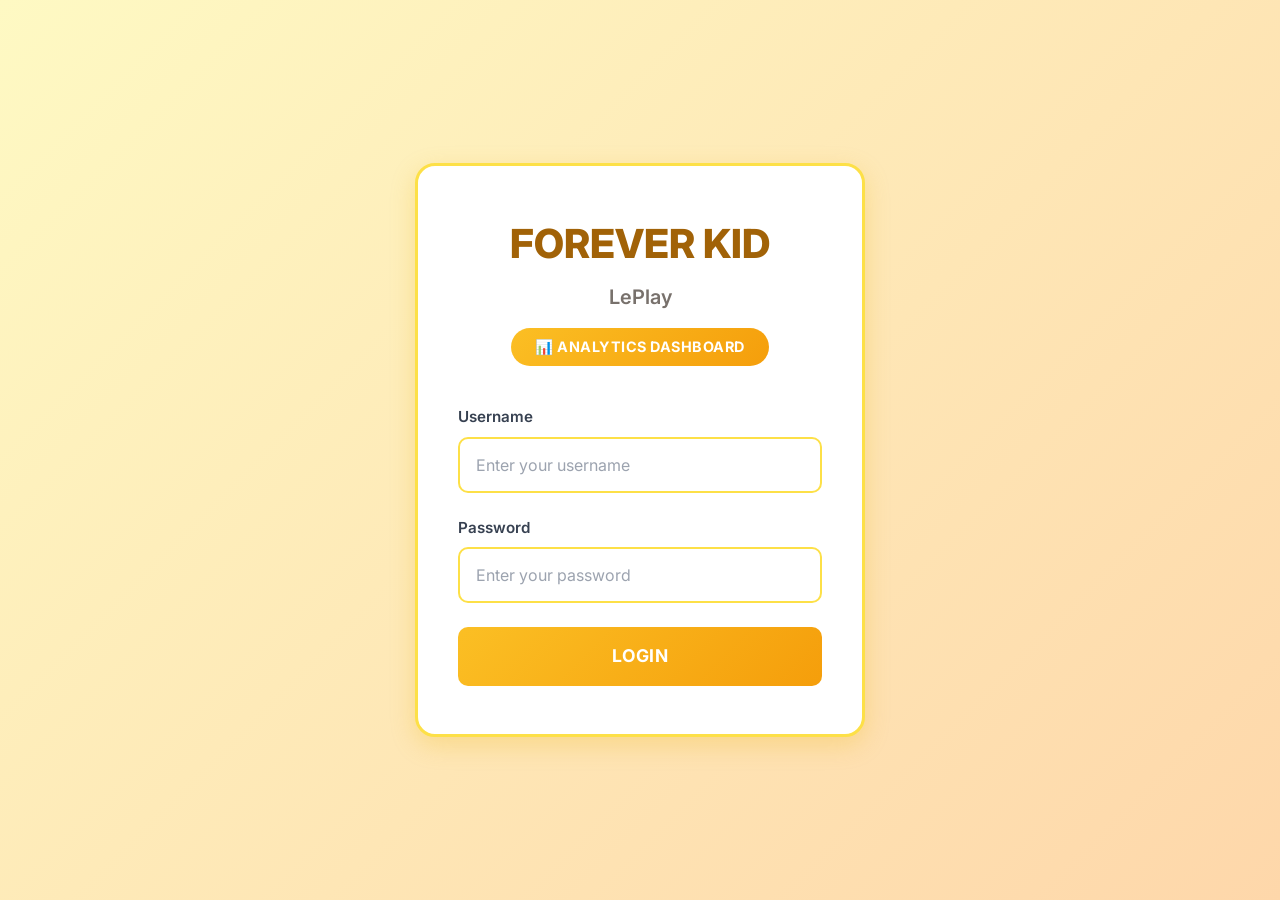
<file: analytics-login.html>
<!DOCTYPE html>
<html lang="en">
<head>
    <meta charset="UTF-8" />
    <meta name="viewport" content="width=device-width, initial-scale=1.0" />
    <title>Analytics Login – LePlay</title>
    
    <link rel="preconnect" href="https://fonts.googleapis.com" />
    <link rel="preconnect" href="https://fonts.gstatic.com" crossorigin />
    <link href="https://fonts.googleapis.com/css2?family=Inter:wght@300;400;500;600;700;800&display=swap" rel="stylesheet" />
    <link rel="stylesheet" href="style.css" />
    
    <style>
        body {
            margin: 0;
            padding: 0;
            min-height: 100vh;
            background: linear-gradient(135deg, #fef9c3 0%, #fed7aa 100%);
            font-family: 'Inter', sans-serif;
            display: flex;
            align-items: center;
            justify-content: center;
        }
        
        .login-container {
            background: white;
            padding: 3rem 2.5rem;
            border-radius: 20px;
            box-shadow: 0 8px 24px rgba(234, 179, 8, 0.25);
            border: 3px solid #fde047;
            max-width: 450px;
            width: 90%;
        }
        
        .login-header {
            text-align: center;
            margin-bottom: 2.5rem;
        }
        
        .login-header h1 {
            font-size: 2.5rem;
            color: #a16207;
            margin: 0 0 0.5rem 0;
            font-weight: 800;
        }
        
        .login-header .subtitle {
            font-size: 1.25rem;
            color: #78716c;
            font-weight: 600;
        }
        
        .login-header .page-type {
            display: inline-block;
            background: linear-gradient(135deg, #fbbf24 0%, #f59e0b 100%);
            color: white;
            padding: 0.5rem 1.5rem;
            border-radius: 20px;
            font-size: 0.9rem;
            font-weight: 700;
            margin-top: 1rem;
            text-transform: uppercase;
            letter-spacing: 0.5px;
        }
        
        .form-group {
            margin-bottom: 1.5rem;
        }
        
        .form-group label {
            display: block;
            font-weight: 600;
            color: #374151;
            margin-bottom: 0.5rem;
            font-size: 0.95rem;
        }
        
        .form-group input {
            width: 100%;
            padding: 0.875rem 1rem;
            border: 2px solid #fde047;
            border-radius: 10px;
            font-size: 1rem;
            font-family: 'Inter', sans-serif;
            transition: all 0.3s ease;
            box-sizing: border-box;
        }
        
        .form-group input:focus {
            outline: none;
            border-color: #fbbf24;
            box-shadow: 0 0 0 3px rgba(251, 191, 36, 0.2);
        }
        
        .login-btn {
            width: 100%;
            padding: 1rem;
            background: linear-gradient(135deg, #fbbf24 0%, #f59e0b 100%);
            color: white;
            border: none;
            border-radius: 10px;
            font-size: 1.1rem;
            font-weight: 700;
            cursor: pointer;
            transition: all 0.3s ease;
            font-family: 'Inter', sans-serif;
            text-transform: uppercase;
            letter-spacing: 0.5px;
        }
        
        .login-btn:hover {
            transform: translateY(-2px);
            box-shadow: 0 6px 20px rgba(251, 191, 36, 0.4);
        }
        
        .login-btn:active {
            transform: translateY(0);
        }
        
        .error-message {
            background: #fee2e2;
            color: #991b1b;
            padding: 0.875rem;
            border-radius: 8px;
            margin-bottom: 1rem;
            font-size: 0.9rem;
            font-weight: 500;
            display: none;
            border: 2px solid #fca5a5;
        }
        
        .info-box {
            background: #fef3c7;
            color: #78350f;
            padding: 1rem;
            border-radius: 8px;
            margin-top: 1.5rem;
            font-size: 0.85rem;
            border: 2px solid #fde047;
            text-align: center;
        }
        
        .info-box strong {
            display: block;
            margin-bottom: 0.25rem;
            font-size: 0.9rem;
        }
    </style>
</head>
<body>
    <div class="login-container">
        <div class="login-header">
            <h1>FOREVER KID</h1>
            <div class="subtitle">LePlay</div>
            <div class="page-type">📊 Analytics Dashboard</div>
        </div>
        
        <div id="errorMessage" class="error-message"></div>
        
        <form id="loginForm">
            <div class="form-group">
                <label for="username">Username</label>
                <input 
                    type="text" 
                    id="username" 
                    name="username" 
                    placeholder="Enter your username" 
                    required 
                    autocomplete="username"
                />
            </div>
            
            <div class="form-group">
                <label for="password">Password</label>
                <input 
                    type="password" 
                    id="password" 
                    name="password" 
                    placeholder="Enter your password" 
                    required 
                    autocomplete="current-password"
                />
            </div>
            
            <button type="submit" class="login-btn">Login</button>
        </form>
    </div>

    <script src="auth.js"></script>
    <script>
        // Check if already logged in
        if (isLoggedIn(AUTH_KEYS.ANALYTICS)) {
            window.location.href = 'analytics.html';
        }

        const loginForm = document.getElementById('loginForm');
        const errorMessage = document.getElementById('errorMessage');

        loginForm.addEventListener('submit', function(e) {
            e.preventDefault();
            
            const username = document.getElementById('username').value.trim();
            const password = document.getElementById('password').value;

            // Simple validation (you can customize this)
            if (!username || !password) {
                showError('Please fill in all fields');
                return;
            }

            // Authentication check - admin@foreverkid.in access only
            if (username === 'admin@foreverkid.in' && password === 'admin@4ever') {
                // Store auth data
                storeAuth(AUTH_KEYS.ANALYTICS, username);
                
                // Redirect to analytics dashboard
                window.location.href = 'analytics.html';
            } else {
                showError('Invalid credentials. Please check your username and password.');
            }
        });

        function showError(message) {
            errorMessage.textContent = message;
            errorMessage.style.display = 'block';
            
            // Auto-hide after 5 seconds
            setTimeout(() => {
                errorMessage.style.display = 'none';
            }, 5000);
        }
    </script>
</body>
</html>
</file>
<file: style.css>
*,
:before,
:after {
    --tw-border-spacing-x: 0;
    --tw-border-spacing-y: 0;
    --tw-translate-x: 0;
    --tw-translate-y: 0;
    --tw-rotate: 0;
    --tw-skew-x: 0;
    --tw-skew-y: 0;
    --tw-scale-x: 1;
    --tw-scale-y: 1;
    --tw-pan-x: ;
    --tw-pan-y: ;
    --tw-pinch-zoom: ;
    --tw-scroll-snap-strictness: proximity;
    --tw-gradient-from-position: ;
    --tw-gradient-via-position: ;
    --tw-gradient-to-position: ;
    --tw-ordinal: ;
    --tw-slashed-zero: ;
    --tw-numeric-figure: ;
    --tw-numeric-spacing: ;
    --tw-numeric-fraction: ;
    --tw-ring-inset: ;
    --tw-ring-offset-width: 0px;
    --tw-ring-offset-color: #fff;
    --tw-ring-color: rgb(59 130 246 / .5);
    --tw-ring-offset-shadow: 0 0 #0000;
    --tw-ring-shadow: 0 0 #0000;
    --tw-shadow: 0 0 #0000;
    --tw-shadow-colored: 0 0 #0000;
    --tw-blur: ;
    --tw-brightness: ;
    --tw-contrast: ;
    --tw-grayscale: ;
    --tw-hue-rotate: ;
    --tw-invert: ;
    --tw-saturate: ;
    --tw-sepia: ;
    --tw-drop-shadow: ;
    --tw-backdrop-blur: ;
    --tw-backdrop-brightness: ;
    --tw-backdrop-contrast: ;
    --tw-backdrop-grayscale: ;
    --tw-backdrop-hue-rotate: ;
    --tw-backdrop-invert: ;
    --tw-backdrop-opacity: ;
    --tw-backdrop-saturate: ;
    --tw-backdrop-sepia: ;
    --tw-contain-size: ;
    --tw-contain-layout: ;
    --tw-contain-paint: ;
    --tw-contain-style:
}

::backdrop {
    --tw-border-spacing-x: 0;
    --tw-border-spacing-y: 0;
    --tw-translate-x: 0;
    --tw-translate-y: 0;
    --tw-rotate: 0;
    --tw-skew-x: 0;
    --tw-skew-y: 0;
    --tw-scale-x: 1;
    --tw-scale-y: 1;
    --tw-pan-x: ;
    --tw-pan-y: ;
    --tw-pinch-zoom: ;
    --tw-scroll-snap-strictness: proximity;
    --tw-gradient-from-position: ;
    --tw-gradient-via-position: ;
    --tw-gradient-to-position: ;
    --tw-ordinal: ;
    --tw-slashed-zero: ;
    --tw-numeric-figure: ;
    --tw-numeric-spacing: ;
    --tw-numeric-fraction: ;
    --tw-ring-inset: ;
    --tw-ring-offset-width: 0px;
    --tw-ring-offset-color: #fff;
    --tw-ring-color: rgb(59 130 246 / .5);
    --tw-ring-offset-shadow: 0 0 #0000;
    --tw-ring-shadow: 0 0 #0000;
    --tw-shadow: 0 0 #0000;
    --tw-shadow-colored: 0 0 #0000;
    --tw-blur: ;
    --tw-brightness: ;
    --tw-contrast: ;
    --tw-grayscale: ;
    --tw-hue-rotate: ;
    --tw-invert: ;
    --tw-saturate: ;
    --tw-sepia: ;
    --tw-drop-shadow: ;
    --tw-backdrop-blur: ;
    --tw-backdrop-brightness: ;
    --tw-backdrop-contrast: ;
    --tw-backdrop-grayscale: ;
    --tw-backdrop-hue-rotate: ;
    --tw-backdrop-invert: ;
    --tw-backdrop-opacity: ;
    --tw-backdrop-saturate: ;
    --tw-backdrop-sepia: ;
    --tw-contain-size: ;
    --tw-contain-layout: ;
    --tw-contain-paint: ;
    --tw-contain-style:
}

*,
:before,
:after {
    box-sizing: border-box;
    border-width: 0;
    border-style: solid;
    border-color: #e5e7eb
}

:before,
:after {
    --tw-content: ""
}

html,
:host {
    line-height: 1.5;
    -webkit-text-size-adjust: 100%;
    -moz-tab-size: 4;
    -o-tab-size: 4;
    tab-size: 4;
    font-family: Inter, system-ui, sans-serif;
    font-feature-settings: normal;
    font-variation-settings: normal;
    -webkit-tap-highlight-color: transparent
}

body {
    margin: 0;
    line-height: inherit
}

hr {
    height: 0;
    color: inherit;
    border-top-width: 1px
}

abbr:where([title]) {
    -webkit-text-decoration: underline dotted;
    text-decoration: underline dotted
}

h1,
h2,
h3,
h4,
h5,
h6 {
    font-size: inherit;
    font-weight: inherit
}

a {
    color: inherit;
    text-decoration: inherit
}

b,
strong {
    font-weight: bolder
}

code,
kbd,
samp,
pre {
    font-family: ui-monospace, SFMono-Regular, Menlo, Monaco, Consolas, Liberation Mono, Courier New, monospace;
    font-feature-settings: normal;
    font-variation-settings: normal;
    font-size: 1em
}

small {
    font-size: 80%
}

sub,
sup {
    font-size: 75%;
    line-height: 0;
    position: relative;
    vertical-align: baseline
}

sub {
    bottom: -.25em
}

sup {
    top: -.5em
}

table {
    text-indent: 0;
    border-color: inherit;
    border-collapse: collapse
}

button,
input,
optgroup,
select,
textarea {
    font-family: inherit;
    font-feature-settings: inherit;
    font-variation-settings: inherit;
    font-size: 100%;
    font-weight: inherit;
    line-height: inherit;
    letter-spacing: inherit;
    color: inherit;
    margin: 0;
    padding: 0
}

button,
select {
    text-transform: none
}

button,
input:where([type=button]),
input:where([type=reset]),
input:where([type=submit]) {
    -webkit-appearance: button;
    background-color: transparent;
    background-image: none
}

:-moz-focusring {
    outline: auto
}

:-moz-ui-invalid {
    box-shadow: none
}

progress {
    vertical-align: baseline
}

::-webkit-inner-spin-button,
::-webkit-outer-spin-button {
    height: auto
}

[type=search] {
    -webkit-appearance: textfield;
    outline-offset: -2px
}

::-webkit-search-decoration {
    -webkit-appearance: none
}

::-webkit-file-upload-button {
    -webkit-appearance: button;
    font: inherit
}

summary {
    display: list-item
}

blockquote,
dl,
dd,
h1,
h2,
h3,
h4,
h5,
h6,
hr,
figure,
p,
pre {
    margin: 0
}

fieldset {
    margin: 0;
    padding: 0
}

legend {
    padding: 0
}

ol,
ul,
menu {
    list-style: none;
    margin: 0;
    padding: 0
}

dialog {
    padding: 0
}

textarea {
    resize: vertical
}

input::-moz-placeholder,
textarea::-moz-placeholder {
    opacity: 1;
    color: #9ca3af
}

input::placeholder,
textarea::placeholder {
    opacity: 1;
    color: #9ca3af
}

button,
[role=button] {
    cursor: pointer
}

:disabled {
    cursor: default
}

img,
svg,
video,
canvas,
audio,
iframe,
embed,
object {
    display: block;
    vertical-align: middle
}

img,
video {
    max-width: 100%;
    height: auto
}

[hidden]:where(:not([hidden=until-found])) {
    display: none
}

:root {
    --background: 0 0% 100%;
    --foreground: 222.2 84% 4.9%;
    --card: 0 0% 100%;
    --card-foreground: 222.2 84% 4.9%;
    --popover: 0 0% 100%;
    --popover-foreground: 222.2 84% 4.9%;
    --primary: 222.2 47.4% 11.2%;
    --primary-foreground: 210 40% 98%;
    --secondary: 210 40% 96.1%;
    --secondary-foreground: 222.2 47.4% 11.2%;
    --muted: 210 40% 96.1%;
    --muted-foreground: 215.4 16.3% 46.9%;
    --accent: 210 40% 96.1%;
    --accent-foreground: 222.2 47.4% 11.2%;
    --destructive: 0 84.2% 60.2%;
    --destructive-foreground: 210 40% 98%;
    --border: 214.3 31.8% 91.4%;
    --input: 214.3 31.8% 91.4%;
    --ring: 222.2 84% 4.9%;
    --radius: .5rem;
    --sidebar-background: 0 0% 98%;
    --sidebar-foreground: 240 5.3% 26.1%;
    --sidebar-primary: 240 5.9% 10%;
    --sidebar-primary-foreground: 0 0% 98%;
    --sidebar-accent: 240 4.8% 95.9%;
    --sidebar-accent-foreground: 240 5.9% 10%;
    --sidebar-border: 220 13% 91%;
    --sidebar-ring: 217.2 91.2% 59.8%
}

.dark {
    --background: 222.2 84% 4.9%;
    --foreground: 210 40% 98%;
    --card: 222.2 84% 4.9%;
    --card-foreground: 210 40% 98%;
    --popover: 222.2 84% 4.9%;
    --popover-foreground: 210 40% 98%;
    --primary: 210 40% 98%;
    --primary-foreground: 222.2 47.4% 11.2%;
    --secondary: 217.2 32.6% 17.5%;
    --secondary-foreground: 210 40% 98%;
    --muted: 217.2 32.6% 17.5%;
    --muted-foreground: 215 20.2% 65.1%;
    --accent: 217.2 32.6% 17.5%;
    --accent-foreground: 210 40% 98%;
    --destructive: 0 62.8% 30.6%;
    --destructive-foreground: 210 40% 98%;
    --border: 217.2 32.6% 17.5%;
    --input: 217.2 32.6% 17.5%;
    --ring: 212.7 26.8% 83.9%;
    --sidebar-background: 240 5.9% 10%;
    --sidebar-foreground: 240 4.8% 95.9%;
    --sidebar-primary: 224.3 76.3% 48%;
    --sidebar-primary-foreground: 0 0% 100%;
    --sidebar-accent: 240 3.7% 15.9%;
    --sidebar-accent-foreground: 240 4.8% 95.9%;
    --sidebar-border: 240 3.7% 15.9%;
    --sidebar-ring: 217.2 91.2% 59.8%
}

* {
    border-color: hsl(var(--border))
}

body {
    background-color: hsl(var(--background));
    color: hsl(var(--foreground))
}

.sr-only {
    position: absolute;
    width: 1px;
    height: 1px;
    padding: 0;
    margin: -1px;
    overflow: hidden;
    clip: rect(0, 0, 0, 0);
    white-space: nowrap;
    border-width: 0
}

.pointer-events-none {
    pointer-events: none
}

.pointer-events-auto {
    pointer-events: auto
}

.visible {
    visibility: visible
}

.invisible {
    visibility: hidden
}

.fixed {
    position: fixed
}

.absolute {
    position: absolute
}

.relative {
    position: relative
}

.sticky {
    position: sticky
}

.inset-0 {
    top: 0;
    right: 0;
    bottom: 0;
    left: 0
}

.inset-x-0 {
    left: 0;
    right: 0
}

.inset-y-0 {
    top: 0;
    bottom: 0
}

.-bottom-12 {
    bottom: -3rem
}

.-left-12 {
    left: -3rem
}

.-right-12 {
    right: -3rem
}

.-top-12 {
    top: -3rem
}

.bottom-0 {
    bottom: 0
}

.left-0 {
    left: 0
}

.left-1 {
    left: .25rem
}

.left-1\/2 {
    left: 50%
}

.left-2 {
    left: .5rem
}

.left-\[50\%\] {
    left: 50%
}

.right-0 {
    right: 0
}

.right-1 {
    right: .25rem
}

.right-2 {
    right: .5rem
}

.right-3 {
    right: .75rem
}

.right-4 {
    right: 1rem
}

.top-0 {
    top: 0
}

.top-1\.5 {
    top: .375rem
}

.top-1\/2 {
    top: 50%
}

.top-2 {
    top: .5rem
}

.top-3\.5 {
    top: .875rem
}

.top-4 {
    top: 1rem
}

.top-\[1px\] {
    top: 1px
}

.top-\[50\%\] {
    top: 50%
}

.top-\[60\%\] {
    top: 60%
}

.top-full {
    top: 100%
}

.z-10 {
    z-index: 10
}

.z-20 {
    z-index: 20
}

.z-50 {
    z-index: 50
}

.z-\[100\] {
    z-index: 100
}

.z-\[1\] {
    z-index: 1
}

.-mx-1 {
    margin-left: -.25rem;
    margin-right: -.25rem
}

.mx-2 {
    margin-left: .5rem;
    margin-right: .5rem
}

.mx-3\.5 {
    margin-left: .875rem;
    margin-right: .875rem
}

.mx-auto {
    margin-left: auto;
    margin-right: auto
}

.my-0\.5 {
    margin-top: .125rem;
    margin-bottom: .125rem
}

.my-1 {
    margin-top: .25rem;
    margin-bottom: .25rem
}

.-ml-4 {
    margin-left: -1rem
}

.-mt-4 {
    margin-top: -1rem
}

.mb-1 {
    margin-bottom: .25rem
}

.mb-12 {
    margin-bottom: 3rem
}

.mb-16 {
    margin-bottom: 4rem
}

.mb-2 {
    margin-bottom: .5rem
}

.mb-20 {
    margin-bottom: 5rem
}

.mb-4 {
    margin-bottom: 1rem
}

.mb-6 {
    margin-bottom: 1.5rem
}

.mb-8 {
    margin-bottom: 2rem
}

.ml-1 {
    margin-left: .25rem
}

.ml-2 {
    margin-left: .5rem
}

.ml-auto {
    margin-left: auto
}

.mr-2 {
    margin-right: .5rem
}

.mt-1\.5 {
    margin-top: .375rem
}

.mt-2 {
    margin-top: .5rem
}

.mt-24 {
    margin-top: 6rem
}

.mt-4 {
    margin-top: 1rem
}

.mt-8 {
    margin-top: 2rem
}

.mt-auto {
    margin-top: auto
}

.block {
    display: block
}

.inline-block {
    display: inline-block
}

.flex {
    display: flex
}

.inline-flex {
    display: inline-flex
}

.table {
    display: table
}

.grid {
    display: grid
}

.hidden {
    display: none
}

.aspect-square {
    aspect-ratio: 1 / 1
}

.aspect-video {
    aspect-ratio: 16 / 9
}

.size-4 {
    width: 1rem;
    height: 1rem
}

.h-1\.5 {
    height: .375rem
}

.h-10 {
    height: 2.5rem
}

.h-11 {
    height: 2.75rem
}

.h-12 {
    height: 3rem
}

.h-16 {
    height: 4rem
}

.h-2 {
    height: .5rem
}

.h-2\.5 {
    height: .625rem
}

.h-20 {
    height: 5rem
}

.h-3 {
    height: .75rem
}

.h-3\.5 {
    height: .875rem
}

.h-4 {
    height: 1rem
}

.h-40 {
    height: 10rem
}

.h-5 {
    height: 1.25rem
}

.h-6 {
    height: 1.5rem
}

.h-7 {
    height: 1.75rem
}

.h-8 {
    height: 2rem
}

.h-9 {
    height: 2.25rem
}

.h-\[1px\] {
    height: 1px
}

.h-\[var\(--radix-navigation-menu-viewport-height\)\] {
    height: var(--radix-navigation-menu-viewport-height)
}

.h-\[var\(--radix-select-trigger-height\)\] {
    height: var(--radix-select-trigger-height)
}

.h-auto {
    height: auto
}

.h-full {
    height: 100%
}

.h-px {
    height: 1px
}

.h-svh {
    height: 100svh
}

.max-h-96 {
    max-height: 24rem
}

.max-h-\[300px\] {
    max-height: 300px
}

.max-h-screen {
    max-height: 100vh
}

.min-h-0 {
    min-height: 0px
}

.min-h-\[120px\] {
    min-height: 120px
}

.min-h-\[80px\] {
    min-height: 80px
}

.min-h-screen {
    min-height: 100vh
}

.min-h-svh {
    min-height: 100svh
}

.w-0 {
    width: 0px
}

.w-1 {
    width: .25rem
}

.w-10 {
    width: 2.5rem
}

.w-11 {
    width: 2.75rem
}

.w-12 {
    width: 3rem
}

.w-16 {
    width: 4rem
}

.w-2 {
    width: .5rem
}

.w-2\.5 {
    width: .625rem
}

.w-3 {
    width: .75rem
}

.w-3\.5 {
    width: .875rem
}

.w-3\/4 {
    width: 75%
}

.w-4 {
    width: 1rem
}

.w-5 {
    width: 1.25rem
}

.w-64 {
    width: 16rem
}

.w-7 {
    width: 1.75rem
}

.w-72 {
    width: 18rem
}

.w-8 {
    width: 2rem
}

.w-9 {
    width: 2.25rem
}

.w-\[--sidebar-width\] {
    width: var(--sidebar-width)
}

.w-\[100px\] {
    width: 100px
}

.w-\[1px\] {
    width: 1px
}

.w-auto {
    width: auto
}

.w-full {
    width: 100%
}

.w-max {
    width: -moz-max-content;
    width: max-content
}

.w-px {
    width: 1px
}

.min-w-0 {
    min-width: 0px
}

.min-w-5 {
    min-width: 1.25rem
}

.min-w-\[12rem\] {
    min-width: 12rem
}

.min-w-\[8rem\] {
    min-width: 8rem
}

.min-w-\[var\(--radix-select-trigger-width\)\] {
    min-width: var(--radix-select-trigger-width)
}

.max-w-2xl {
    max-width: 42rem
}

.max-w-3xl {
    max-width: 48rem
}

.max-w-4xl {
    max-width: 56rem
}

.max-w-6xl {
    max-width: 72rem
}

.max-w-7xl {
    max-width: 80rem
}

.max-w-\[--skeleton-width\] {
    max-width: var(--skeleton-width)
}

.max-w-lg {
    max-width: 32rem
}

.max-w-max {
    max-width: -moz-max-content;
    max-width: max-content
}

.max-w-none {
    max-width: none
}

.flex-1 {
    flex: 1 1 0%
}

.flex-shrink-0,
.shrink-0 {
    flex-shrink: 0
}

.grow {
    flex-grow: 1
}

.grow-0 {
    flex-grow: 0
}

.basis-full {
    flex-basis: 100%
}

.caption-bottom {
    caption-side: bottom
}

.border-collapse {
    border-collapse: collapse
}

.-translate-x-1\/2 {
    --tw-translate-x: -50%;
    transform: translate(var(--tw-translate-x), var(--tw-translate-y)) rotate(var(--tw-rotate)) skew(var(--tw-skew-x)) skewY(var(--tw-skew-y)) scaleX(var(--tw-scale-x)) scaleY(var(--tw-scale-y))
}

.-translate-x-px {
    --tw-translate-x: -1px;
    transform: translate(var(--tw-translate-x), var(--tw-translate-y)) rotate(var(--tw-rotate)) skew(var(--tw-skew-x)) skewY(var(--tw-skew-y)) scaleX(var(--tw-scale-x)) scaleY(var(--tw-scale-y))
}

.-translate-y-1\/2 {
    --tw-translate-y: -50%;
    transform: translate(var(--tw-translate-x), var(--tw-translate-y)) rotate(var(--tw-rotate)) skew(var(--tw-skew-x)) skewY(var(--tw-skew-y)) scaleX(var(--tw-scale-x)) scaleY(var(--tw-scale-y))
}

.translate-x-\[-50\%\] {
    --tw-translate-x: -50%;
    transform: translate(var(--tw-translate-x), var(--tw-translate-y)) rotate(var(--tw-rotate)) skew(var(--tw-skew-x)) skewY(var(--tw-skew-y)) scaleX(var(--tw-scale-x)) scaleY(var(--tw-scale-y))
}

.translate-x-px {
    --tw-translate-x: 1px;
    transform: translate(var(--tw-translate-x), var(--tw-translate-y)) rotate(var(--tw-rotate)) skew(var(--tw-skew-x)) skewY(var(--tw-skew-y)) scaleX(var(--tw-scale-x)) scaleY(var(--tw-scale-y))
}

.translate-y-\[-50\%\] {
    --tw-translate-y: -50%;
    transform: translate(var(--tw-translate-x), var(--tw-translate-y)) rotate(var(--tw-rotate)) skew(var(--tw-skew-x)) skewY(var(--tw-skew-y)) scaleX(var(--tw-scale-x)) scaleY(var(--tw-scale-y))
}

.rotate-45 {
    --tw-rotate: 45deg;
    transform: translate(var(--tw-translate-x), var(--tw-translate-y)) rotate(var(--tw-rotate)) skew(var(--tw-skew-x)) skewY(var(--tw-skew-y)) scaleX(var(--tw-scale-x)) scaleY(var(--tw-scale-y))
}

.rotate-90 {
    --tw-rotate: 90deg;
    transform: translate(var(--tw-translate-x), var(--tw-translate-y)) rotate(var(--tw-rotate)) skew(var(--tw-skew-x)) skewY(var(--tw-skew-y)) scaleX(var(--tw-scale-x)) scaleY(var(--tw-scale-y))
}

.transform {
    transform: translate(var(--tw-translate-x), var(--tw-translate-y)) rotate(var(--tw-rotate)) skew(var(--tw-skew-x)) skewY(var(--tw-skew-y)) scaleX(var(--tw-scale-x)) scaleY(var(--tw-scale-y))
}

@keyframes pulse {
    50% {
        opacity: .5
    }
}

.animate-pulse {
    animation: pulse 2s cubic-bezier(.4, 0, .6, 1) infinite
}

.cursor-default {
    cursor: default
}

.cursor-pointer {
    cursor: pointer
}

.touch-none {
    touch-action: none
}

.select-none {
    -webkit-user-select: none;
    -moz-user-select: none;
    user-select: none
}

.list-disc {
    list-style-type: disc
}

.list-none {
    list-style-type: none
}

.grid-cols-1 {
    grid-template-columns: repeat(1, minmax(0, 1fr))
}

.flex-row {
    flex-direction: row
}

.flex-col {
    flex-direction: column
}

.flex-col-reverse {
    flex-direction: column-reverse
}

.flex-wrap {
    flex-wrap: wrap
}

.items-start {
    align-items: flex-start
}

.items-end {
    align-items: flex-end
}

.items-center {
    align-items: center
}

.items-stretch {
    align-items: stretch
}

.justify-center {
    justify-content: center
}

.justify-between {
    justify-content: space-between
}

.gap-1 {
    gap: .25rem
}

.gap-1\.5 {
    gap: .375rem
}

.gap-12 {
    gap: 3rem
}

.gap-2 {
    gap: .5rem
}

.gap-4 {
    gap: 1rem
}

.gap-6 {
    gap: 1.5rem
}

.gap-8 {
    gap: 2rem
}

.space-x-1>:not([hidden])~:not([hidden]) {
    --tw-space-x-reverse: 0;
    margin-right: calc(.25rem * var(--tw-space-x-reverse));
    margin-left: calc(.25rem * calc(1 - var(--tw-space-x-reverse)))
}

.space-x-2>:not([hidden])~:not([hidden]) {
    --tw-space-x-reverse: 0;
    margin-right: calc(.5rem * var(--tw-space-x-reverse));
    margin-left: calc(.5rem * calc(1 - var(--tw-space-x-reverse)))
}

.space-x-4>:not([hidden])~:not([hidden]) {
    --tw-space-x-reverse: 0;
    margin-right: calc(1rem * var(--tw-space-x-reverse));
    margin-left: calc(1rem * calc(1 - var(--tw-space-x-reverse)))
}

.space-x-8>:not([hidden])~:not([hidden]) {
    --tw-space-x-reverse: 0;
    margin-right: calc(2rem * var(--tw-space-x-reverse));
    margin-left: calc(2rem * calc(1 - var(--tw-space-x-reverse)))
}

.space-y-1>:not([hidden])~:not([hidden]) {
    --tw-space-y-reverse: 0;
    margin-top: calc(.25rem * calc(1 - var(--tw-space-y-reverse)));
    margin-bottom: calc(.25rem * var(--tw-space-y-reverse))
}

.space-y-1\.5>:not([hidden])~:not([hidden]) {
    --tw-space-y-reverse: 0;
    margin-top: calc(.375rem * calc(1 - var(--tw-space-y-reverse)));
    margin-bottom: calc(.375rem * var(--tw-space-y-reverse))
}

.space-y-2>:not([hidden])~:not([hidden]) {
    --tw-space-y-reverse: 0;
    margin-top: calc(.5rem * calc(1 - var(--tw-space-y-reverse)));
    margin-bottom: calc(.5rem * var(--tw-space-y-reverse))
}

.space-y-4>:not([hidden])~:not([hidden]) {
    --tw-space-y-reverse: 0;
    margin-top: calc(1rem * calc(1 - var(--tw-space-y-reverse)));
    margin-bottom: calc(1rem * var(--tw-space-y-reverse))
}

.space-y-6>:not([hidden])~:not([hidden]) {
    --tw-space-y-reverse: 0;
    margin-top: calc(1.5rem * calc(1 - var(--tw-space-y-reverse)));
    margin-bottom: calc(1.5rem * var(--tw-space-y-reverse))
}

.space-y-8>:not([hidden])~:not([hidden]) {
    --tw-space-y-reverse: 0;
    margin-top: calc(2rem * calc(1 - var(--tw-space-y-reverse)));
    margin-bottom: calc(2rem * var(--tw-space-y-reverse))
}

.overflow-auto {
    overflow: auto
}

.overflow-hidden {
    overflow: hidden
}

.overflow-y-auto {
    overflow-y: auto
}

.overflow-x-hidden {
    overflow-x: hidden
}

.whitespace-nowrap {
    white-space: nowrap
}

.break-words {
    overflow-wrap: break-word
}

.rounded-2xl {
    border-radius: 1rem
}

.rounded-\[2px\] {
    border-radius: 2px
}

.rounded-\[inherit\] {
    border-radius: inherit
}

.rounded-full {
    border-radius: 9999px
}

.rounded-lg {
    border-radius: var(--radius)
}

.rounded-md {
    border-radius: calc(var(--radius) - 2px)
}

.rounded-sm {
    border-radius: calc(var(--radius) - 4px)
}

.rounded-t-\[10px\] {
    border-top-left-radius: 10px;
    border-top-right-radius: 10px
}

.rounded-tl-sm {
    border-top-left-radius: calc(var(--radius) - 4px)
}

.border {
    border-width: 1px
}

.border-0 {
    border-width: 0px
}

.border-2 {
    border-width: 2px
}

.border-\[1\.5px\] {
    border-width: 1.5px
}

.border-y {
    border-top-width: 1px;
    border-bottom-width: 1px
}

.border-b {
    border-bottom-width: 1px
}

.border-l {
    border-left-width: 1px
}

.border-r {
    border-right-width: 1px
}

.border-t {
    border-top-width: 1px
}

.border-dashed {
    border-style: dashed
}

.border-\[--color-border\] {
    border-color: var(--color-border)
}

.border-amber-100 {
    --tw-border-opacity: 1;
    border-color: rgb(254 243 199 / var(--tw-border-opacity, 1))
}

.border-amber-200 {
    --tw-border-opacity: 1;
    border-color: rgb(253 230 138 / var(--tw-border-opacity, 1))
}

.border-black {
    --tw-border-opacity: 1;
    border-color: rgb(0 0 0 / var(--tw-border-opacity, 1))
}

.border-blue-200 {
    --tw-border-opacity: 1;
    border-color: rgb(191 219 254 / var(--tw-border-opacity, 1))
}

.border-border\/50 {
    border-color: hsl(var(--border) / .5)
}

.border-destructive {
    border-color: hsl(var(--destructive))
}

.border-destructive\/50 {
    border-color: hsl(var(--destructive) / .5)
}

.border-gray-200 {
    --tw-border-opacity: 1;
    border-color: rgb(229 231 235 / var(--tw-border-opacity, 1))
}

.border-gray-300 {
    --tw-border-opacity: 1;
    border-color: rgb(209 213 219 / var(--tw-border-opacity, 1))
}

.border-input {
    border-color: hsl(var(--input))
}

.border-primary {
    border-color: hsl(var(--primary))
}

.border-red-200 {
    --tw-border-opacity: 1;
    border-color: rgb(254 202 202 / var(--tw-border-opacity, 1))
}

.border-sidebar-border {
    border-color: hsl(var(--sidebar-border))
}

.border-transparent {
    border-color: transparent
}

.border-yellow-200 {
    --tw-border-opacity: 1;
    border-color: rgb(254 240 138 / var(--tw-border-opacity, 1))
}

.border-yellow-300 {
    --tw-border-opacity: 1;
    border-color: rgb(253 224 71 / var(--tw-border-opacity, 1))
}

.border-yellow-500 {
    --tw-border-opacity: 1;
    border-color: rgb(234 179 8 / var(--tw-border-opacity, 1))
}

.border-l-transparent {
    border-left-color: transparent
}

.border-t-transparent {
    border-top-color: transparent
}

.bg-\[--color-bg\] {
    background-color: var(--color-bg)
}

.bg-accent {
    background-color: hsl(var(--accent))
}

.bg-amber-200 {
    --tw-bg-opacity: 1;
    background-color: rgb(253 230 138 / var(--tw-bg-opacity, 1))
}

.bg-amber-50 {
    --tw-bg-opacity: 1;
    background-color: rgb(255 251 235 / var(--tw-bg-opacity, 1))
}

.bg-background {
    background-color: hsl(var(--background))
}

.bg-black\/80 {
    background-color: #000c
}

.bg-blue-100 {
    --tw-bg-opacity: 1;
    background-color: rgb(219 234 254 / var(--tw-bg-opacity, 1))
}

.bg-blue-400 {
    --tw-bg-opacity: 1;
    background-color: rgb(96 165 250 / var(--tw-bg-opacity, 1))
}

.bg-blue-50 {
    --tw-bg-opacity: 1;
    background-color: rgb(239 246 255 / var(--tw-bg-opacity, 1))
}

.bg-border {
    background-color: hsl(var(--border))
}

.bg-card {
    background-color: hsl(var(--card))
}

.bg-destructive {
    background-color: hsl(var(--destructive))
}

.bg-foreground {
    background-color: hsl(var(--foreground))
}

.bg-gray-100 {
    --tw-bg-opacity: 1;
    background-color: rgb(243 244 246 / var(--tw-bg-opacity, 1))
}

.bg-gray-50 {
    --tw-bg-opacity: 1;
    background-color: rgb(249 250 251 / var(--tw-bg-opacity, 1))
}

.bg-green-100 {
    --tw-bg-opacity: 1;
    background-color: rgb(220 252 231 / var(--tw-bg-opacity, 1))
}

.bg-muted {
    background-color: hsl(var(--muted))
}

.bg-muted\/50 {
    background-color: hsl(var(--muted) / .5)
}

.bg-orange-100 {
    --tw-bg-opacity: 1;
    background-color: rgb(255 237 213 / var(--tw-bg-opacity, 1))
}

.bg-popover {
    background-color: hsl(var(--popover))
}

.bg-primary {
    background-color: hsl(var(--primary))
}

.bg-purple-100 {
    --tw-bg-opacity: 1;
    background-color: rgb(243 232 255 / var(--tw-bg-opacity, 1))
}

.bg-red-100 {
    --tw-bg-opacity: 1;
    background-color: rgb(254 226 226 / var(--tw-bg-opacity, 1))
}

.bg-red-400 {
    --tw-bg-opacity: 1;
    background-color: rgb(248 113 113 / var(--tw-bg-opacity, 1))
}

.bg-red-50 {
    --tw-bg-opacity: 1;
    background-color: rgb(254 242 242 / var(--tw-bg-opacity, 1))
}

.bg-secondary {
    background-color: hsl(var(--secondary))
}

.bg-sidebar {
    background-color: hsl(var(--sidebar-background))
}

.bg-sidebar-border {
    background-color: hsl(var(--sidebar-border))
}

.bg-transparent {
    background-color: transparent
}

.bg-white {
    --tw-bg-opacity: 1;
    background-color: rgb(255 255 255 / var(--tw-bg-opacity, 1))
}

.bg-yellow-100 {
    --tw-bg-opacity: 1;
    background-color: rgb(254 249 195 / var(--tw-bg-opacity, 1))
}

.bg-yellow-200 {
    --tw-bg-opacity: 1;
    background-color: rgb(254 240 138 / var(--tw-bg-opacity, 1))
}

.bg-yellow-400 {
    --tw-bg-opacity: 1;
    background-color: rgb(250 204 21 / var(--tw-bg-opacity, 1))
}

.bg-yellow-50 {
    --tw-bg-opacity: 1;
    background-color: rgb(254 252 232 / var(--tw-bg-opacity, 1))
}

.bg-yellow-500 {
    --tw-bg-opacity: 1;
    background-color: rgb(234 179 8 / var(--tw-bg-opacity, 1))
}

.bg-gradient-to-br {
    background-image: linear-gradient(to bottom right, var(--tw-gradient-stops))
}

.bg-gradient-to-r {
    background-image: linear-gradient(to right, var(--tw-gradient-stops))
}

.from-blue-50 {
    --tw-gradient-from: #eff6ff var(--tw-gradient-from-position);
    --tw-gradient-to: rgb(239 246 255 / 0) var(--tw-gradient-to-position);
    --tw-gradient-stops: var(--tw-gradient-from), var(--tw-gradient-to)
}

.from-blue-600 {
    --tw-gradient-from: #2563eb var(--tw-gradient-from-position);
    --tw-gradient-to: rgb(37 99 235 / 0) var(--tw-gradient-to-position);
    --tw-gradient-stops: var(--tw-gradient-from), var(--tw-gradient-to)
}

.from-yellow-50 {
    --tw-gradient-from: #fefce8 var(--tw-gradient-from-position);
    --tw-gradient-to: rgb(254 252 232 / 0) var(--tw-gradient-to-position);
    --tw-gradient-stops: var(--tw-gradient-from), var(--tw-gradient-to)
}

.to-orange-50 {
    --tw-gradient-to: #fff7ed var(--tw-gradient-to-position)
}

.to-red-50 {
    --tw-gradient-to: #fef2f2 var(--tw-gradient-to-position)
}

.to-red-600 {
    --tw-gradient-to: #dc2626 var(--tw-gradient-to-position)
}

.to-yellow-100 {
    --tw-gradient-to: #fef9c3 var(--tw-gradient-to-position)
}

.fill-current {
    fill: currentColor
}

.object-contain {
    -o-object-fit: contain;
    object-fit: contain
}

.p-0 {
    padding: 0
}

.p-1 {
    padding: .25rem
}

.p-2 {
    padding: .5rem
}

.p-3 {
    padding: .75rem
}

.p-4 {
    padding: 1rem
}

.p-6 {
    padding: 1.5rem
}

.p-8 {
    padding: 2rem
}

.p-\[1px\] {
    padding: 1px
}

.px-1 {
    padding-left: .25rem;
    padding-right: .25rem
}

.px-2 {
    padding-left: .5rem;
    padding-right: .5rem
}

.px-2\.5 {
    padding-left: .625rem;
    padding-right: .625rem
}

.px-3 {
    padding-left: .75rem;
    padding-right: .75rem
}

.px-4 {
    padding-left: 1rem;
    padding-right: 1rem
}

.px-5 {
    padding-left: 1.25rem;
    padding-right: 1.25rem
}

.px-6 {
    padding-left: 1.5rem;
    padding-right: 1.5rem
}

.px-8 {
    padding-left: 2rem;
    padding-right: 2rem
}

.py-0\.5 {
    padding-top: .125rem;
    padding-bottom: .125rem
}

.py-1 {
    padding-top: .25rem;
    padding-bottom: .25rem
}

.py-1\.5 {
    padding-top: .375rem;
    padding-bottom: .375rem
}

.py-12 {
    padding-top: 3rem;
    padding-bottom: 3rem
}

.py-2 {
    padding-top: .5rem;
    padding-bottom: .5rem
}

.py-20 {
    padding-top: 5rem;
    padding-bottom: 5rem
}

.py-3 {
    padding-top: .75rem;
    padding-bottom: .75rem
}

.py-4 {
    padding-top: 1rem;
    padding-bottom: 1rem
}

.py-6 {
    padding-top: 1.5rem;
    padding-bottom: 1.5rem
}

.py-8 {
    padding-top: 2rem;
    padding-bottom: 2rem
}

.pb-3 {
    padding-bottom: .75rem
}

.pb-4 {
    padding-bottom: 1rem
}

.pl-2\.5 {
    padding-left: .625rem
}

.pl-4 {
    padding-left: 1rem
}

.pl-6 {
    padding-left: 1.5rem
}

.pl-8 {
    padding-left: 2rem
}

.pr-2 {
    padding-right: .5rem
}

.pr-2\.5 {
    padding-right: .625rem
}

.pr-8 {
    padding-right: 2rem
}

.pt-0 {
    padding-top: 0
}

.pt-1 {
    padding-top: .25rem
}

.pt-2 {
    padding-top: .5rem
}

.pt-3 {
    padding-top: .75rem
}

.pt-4 {
    padding-top: 1rem
}

.pt-6 {
    padding-top: 1.5rem
}

.text-left {
    text-align: left
}

.text-center {
    text-align: center
}

.align-middle {
    vertical-align: middle
}

.font-mono {
    font-family: ui-monospace, SFMono-Regular, Menlo, Monaco, Consolas, Liberation Mono, Courier New, monospace
}

.text-2xl {
    font-size: 1.5rem;
    line-height: 2rem
}

.text-3xl {
    font-size: 1.875rem;
    line-height: 2.25rem
}

.text-4xl {
    font-size: 2.25rem;
    line-height: 2.5rem
}

.text-\[0\.8rem\] {
    font-size: .8rem
}

.text-base {
    font-size: 1rem;
    line-height: 1.5rem
}

.text-lg {
    font-size: 1.125rem;
    line-height: 1.75rem
}

.text-sm {
    font-size: .875rem;
    line-height: 1.25rem
}

.text-xl {
    font-size: 1.25rem;
    line-height: 1.75rem
}

.text-xs {
    font-size: .75rem;
    line-height: 1rem
}

.font-bold {
    font-weight: 700
}

.font-medium {
    font-weight: 500
}

.font-normal {
    font-weight: 400
}

.font-semibold {
    font-weight: 600
}

.tabular-nums {
    --tw-numeric-spacing: tabular-nums;
    font-variant-numeric: var(--tw-ordinal) var(--tw-slashed-zero) var(--tw-numeric-figure) var(--tw-numeric-spacing) var(--tw-numeric-fraction)
}

.leading-none {
    line-height: 1
}

.leading-relaxed {
    line-height: 1.625
}

.tracking-tight {
    letter-spacing: -.025em
}

.tracking-widest {
    letter-spacing: .1em
}

.text-accent-foreground {
    color: hsl(var(--accent-foreground))
}

.text-amber-700 {
    --tw-text-opacity: 1;
    color: rgb(180 83 9 / var(--tw-text-opacity, 1))
}

.text-amber-800 {
    --tw-text-opacity: 1;
    color: rgb(146 64 14 / var(--tw-text-opacity, 1))
}

.text-black {
    --tw-text-opacity: 1;
    color: rgb(0 0 0 / var(--tw-text-opacity, 1))
}

.text-blue-500 {
    --tw-text-opacity: 1;
    color: rgb(59 130 246 / var(--tw-text-opacity, 1))
}

.text-blue-700 {
    --tw-text-opacity: 1;
    color: rgb(29 78 216 / var(--tw-text-opacity, 1))
}

.text-blue-800 {
    --tw-text-opacity: 1;
    color: rgb(30 64 175 / var(--tw-text-opacity, 1))
}

.text-card-foreground {
    color: hsl(var(--card-foreground))
}

.text-current {
    color: currentColor
}

.text-destructive {
    color: hsl(var(--destructive))
}

.text-destructive-foreground {
    color: hsl(var(--destructive-foreground))
}

.text-foreground {
    color: hsl(var(--foreground))
}

.text-foreground\/50 {
    color: hsl(var(--foreground) / .5)
}

.text-gray-500 {
    --tw-text-opacity: 1;
    color: rgb(107 114 128 / var(--tw-text-opacity, 1))
}

.text-gray-600 {
    --tw-text-opacity: 1;
    color: rgb(75 85 99 / var(--tw-text-opacity, 1))
}

.text-gray-700 {
    --tw-text-opacity: 1;
    color: rgb(55 65 81 / var(--tw-text-opacity, 1))
}

.text-gray-800 {
    --tw-text-opacity: 1;
    color: rgb(31 41 55 / var(--tw-text-opacity, 1))
}

.text-muted-foreground {
    color: hsl(var(--muted-foreground))
}

.text-popover-foreground {
    color: hsl(var(--popover-foreground))
}

.text-primary {
    color: hsl(var(--primary))
}

.text-primary-foreground {
    color: hsl(var(--primary-foreground))
}

.text-red-600 {
    --tw-text-opacity: 1;
    color: rgb(220 38 38 / var(--tw-text-opacity, 1))
}

.text-red-700 {
    --tw-text-opacity: 1;
    color: rgb(185 28 28 / var(--tw-text-opacity, 1))
}

.text-red-800 {
    --tw-text-opacity: 1;
    color: rgb(153 27 27 / var(--tw-text-opacity, 1))
}

.text-secondary-foreground {
    color: hsl(var(--secondary-foreground))
}

.text-sidebar-foreground {
    color: hsl(var(--sidebar-foreground))
}

.text-sidebar-foreground\/70 {
    color: hsl(var(--sidebar-foreground) / .7)
}

.text-white {
    --tw-text-opacity: 1;
    color: rgb(255 255 255 / var(--tw-text-opacity, 1))
}

.text-yellow-600 {
    --tw-text-opacity: 1;
    color: rgb(202 138 4 / var(--tw-text-opacity, 1))
}

.text-yellow-700 {
    --tw-text-opacity: 1;
    color: rgb(161 98 7 / var(--tw-text-opacity, 1))
}

.underline {
    text-decoration-line: underline
}

.underline-offset-4 {
    text-underline-offset: 4px
}

.opacity-0 {
    opacity: 0
}

.opacity-50 {
    opacity: .5
}

.opacity-60 {
    opacity: .6
}

.opacity-70 {
    opacity: .7
}

.opacity-90 {
    opacity: .9
}

.shadow-\[0_0_0_1px_hsl\(var\(--sidebar-border\)\)\] {
    --tw-shadow: 0 0 0 1px hsl(var(--sidebar-border));
    --tw-shadow-colored: 0 0 0 1px var(--tw-shadow-color);
    box-shadow: var(--tw-ring-offset-shadow, 0 0 #0000), var(--tw-ring-shadow, 0 0 #0000), var(--tw-shadow)
}

.shadow-lg {
    --tw-shadow: 0 10px 15px -3px rgb(0 0 0 / .1), 0 4px 6px -4px rgb(0 0 0 / .1);
    --tw-shadow-colored: 0 10px 15px -3px var(--tw-shadow-color), 0 4px 6px -4px var(--tw-shadow-color);
    box-shadow: var(--tw-ring-offset-shadow, 0 0 #0000), var(--tw-ring-shadow, 0 0 #0000), var(--tw-shadow)
}

.shadow-md {
    --tw-shadow: 0 4px 6px -1px rgb(0 0 0 / .1), 0 2px 4px -2px rgb(0 0 0 / .1);
    --tw-shadow-colored: 0 4px 6px -1px var(--tw-shadow-color), 0 2px 4px -2px var(--tw-shadow-color);
    box-shadow: var(--tw-ring-offset-shadow, 0 0 #0000), var(--tw-ring-shadow, 0 0 #0000), var(--tw-shadow)
}

.shadow-none {
    --tw-shadow: 0 0 #0000;
    --tw-shadow-colored: 0 0 #0000;
    box-shadow: var(--tw-ring-offset-shadow, 0 0 #0000), var(--tw-ring-shadow, 0 0 #0000), var(--tw-shadow)
}

.shadow-sm {
    --tw-shadow: 0 1px 2px 0 rgb(0 0 0 / .05);
    --tw-shadow-colored: 0 1px 2px 0 var(--tw-shadow-color);
    box-shadow: var(--tw-ring-offset-shadow, 0 0 #0000), var(--tw-ring-shadow, 0 0 #0000), var(--tw-shadow)
}

.shadow-xl {
    --tw-shadow: 0 20px 25px -5px rgb(0 0 0 / .1), 0 8px 10px -6px rgb(0 0 0 / .1);
    --tw-shadow-colored: 0 20px 25px -5px var(--tw-shadow-color), 0 8px 10px -6px var(--tw-shadow-color);
    box-shadow: var(--tw-ring-offset-shadow, 0 0 #0000), var(--tw-ring-shadow, 0 0 #0000), var(--tw-shadow)
}

.outline-none {
    outline: 2px solid transparent;
    outline-offset: 2px
}

.outline {
    outline-style: solid
}

.ring-0 {
    --tw-ring-offset-shadow: var(--tw-ring-inset) 0 0 0 var(--tw-ring-offset-width) var(--tw-ring-offset-color);
    --tw-ring-shadow: var(--tw-ring-inset) 0 0 0 calc(0px + var(--tw-ring-offset-width)) var(--tw-ring-color);
    box-shadow: var(--tw-ring-offset-shadow), var(--tw-ring-shadow), var(--tw-shadow, 0 0 #0000)
}

.ring-2 {
    --tw-ring-offset-shadow: var(--tw-ring-inset) 0 0 0 var(--tw-ring-offset-width) var(--tw-ring-offset-color);
    --tw-ring-shadow: var(--tw-ring-inset) 0 0 0 calc(2px + var(--tw-ring-offset-width)) var(--tw-ring-color);
    box-shadow: var(--tw-ring-offset-shadow), var(--tw-ring-shadow), var(--tw-shadow, 0 0 #0000)
}

.ring-ring {
    --tw-ring-color: hsl(var(--ring))
}

.ring-sidebar-ring {
    --tw-ring-color: hsl(var(--sidebar-ring))
}

.ring-offset-background {
    --tw-ring-offset-color: hsl(var(--background))
}

.filter {
    filter: var(--tw-blur) var(--tw-brightness) var(--tw-contrast) var(--tw-grayscale) var(--tw-hue-rotate) var(--tw-invert) var(--tw-saturate) var(--tw-sepia) var(--tw-drop-shadow)
}

.transition {
    transition-property: color, background-color, border-color, text-decoration-color, fill, stroke, opacity, box-shadow, transform, filter, -webkit-backdrop-filter;
    transition-property: color, background-color, border-color, text-decoration-color, fill, stroke, opacity, box-shadow, transform, filter, backdrop-filter;
    transition-property: color, background-color, border-color, text-decoration-color, fill, stroke, opacity, box-shadow, transform, filter, backdrop-filter, -webkit-backdrop-filter;
    transition-timing-function: cubic-bezier(.4, 0, .2, 1);
    transition-duration: .15s
}

.transition-\[left\,right\,width\] {
    transition-property: left, right, width;
    transition-timing-function: cubic-bezier(.4, 0, .2, 1);
    transition-duration: .15s
}

.transition-\[margin\,opa\] {
    transition-property: margin, opa;
    transition-timing-function: cubic-bezier(.4, 0, .2, 1);
    transition-duration: .15s
}

.transition-\[width\,height\,padding\] {
    transition-property: width, height, padding;
    transition-timing-function: cubic-bezier(.4, 0, .2, 1);
    transition-duration: .15s
}

.transition-\[width\] {
    transition-property: width;
    transition-timing-function: cubic-bezier(.4, 0, .2, 1);
    transition-duration: .15s
}

.transition-all {
    transition-property: all;
    transition-timing-function: cubic-bezier(.4, 0, .2, 1);
    transition-duration: .15s
}

.transition-colors {
    transition-property: color, background-color, border-color, text-decoration-color, fill, stroke;
    transition-timing-function: cubic-bezier(.4, 0, .2, 1);
    transition-duration: .15s
}

.transition-opacity {
    transition-property: opacity;
    transition-timing-function: cubic-bezier(.4, 0, .2, 1);
    transition-duration: .15s
}

.transition-shadow {
    transition-property: box-shadow;
    transition-timing-function: cubic-bezier(.4, 0, .2, 1);
    transition-duration: .15s
}

.transition-transform {
    transition-property: transform;
    transition-timing-function: cubic-bezier(.4, 0, .2, 1);
    transition-duration: .15s
}

.duration-1000 {
    transition-duration: 1s
}

.duration-200 {
    transition-duration: .2s
}

.duration-300 {
    transition-duration: .3s
}

.ease-in-out {
    transition-timing-function: cubic-bezier(.4, 0, .2, 1)
}

.ease-linear {
    transition-timing-function: linear
}

@keyframes enter {
    0% {
        opacity: var(--tw-enter-opacity, 1);
        transform: translate3d(var(--tw-enter-translate-x, 0), var(--tw-enter-translate-y, 0), 0) scale3d(var(--tw-enter-scale, 1), var(--tw-enter-scale, 1), var(--tw-enter-scale, 1)) rotate(var(--tw-enter-rotate, 0))
    }
}

@keyframes exit {
    to {
        opacity: var(--tw-exit-opacity, 1);
        transform: translate3d(var(--tw-exit-translate-x, 0), var(--tw-exit-translate-y, 0), 0) scale3d(var(--tw-exit-scale, 1), var(--tw-exit-scale, 1), var(--tw-exit-scale, 1)) rotate(var(--tw-exit-rotate, 0))
    }
}

.animate-in {
    animation-name: enter;
    animation-duration: .15s;
    --tw-enter-opacity: initial;
    --tw-enter-scale: initial;
    --tw-enter-rotate: initial;
    --tw-enter-translate-x: initial;
    --tw-enter-translate-y: initial
}

.fade-in-0 {
    --tw-enter-opacity: 0
}

.fade-in-80 {
    --tw-enter-opacity: .8
}

.zoom-in-95 {
    --tw-enter-scale: .95
}

.duration-1000 {
    animation-duration: 1s
}

.duration-200 {
    animation-duration: .2s
}

.duration-300 {
    animation-duration: .3s
}

.ease-in-out {
    animation-timing-function: cubic-bezier(.4, 0, .2, 1)
}

.ease-linear {
    animation-timing-function: linear
}

.file\:border-0::file-selector-button {
    border-width: 0px
}

.file\:bg-transparent::file-selector-button {
    background-color: transparent
}

.file\:text-sm::file-selector-button {
    font-size: .875rem;
    line-height: 1.25rem
}

.file\:font-medium::file-selector-button {
    font-weight: 500
}

.file\:text-foreground::file-selector-button {
    color: hsl(var(--foreground))
}

.placeholder\:text-muted-foreground::-moz-placeholder {
    color: hsl(var(--muted-foreground))
}

.placeholder\:text-muted-foreground::placeholder {
    color: hsl(var(--muted-foreground))
}

.after\:absolute:after {
    content: var(--tw-content);
    position: absolute
}

.after\:-inset-2:after {
    content: var(--tw-content);
    top: -.5rem;
    right: -.5rem;
    bottom: -.5rem;
    left: -.5rem
}

.after\:inset-y-0:after {
    content: var(--tw-content);
    top: 0;
    bottom: 0
}

.after\:left-1\/2:after {
    content: var(--tw-content);
    left: 50%
}

.after\:w-1:after {
    content: var(--tw-content);
    width: .25rem
}

.after\:w-\[2px\]:after {
    content: var(--tw-content);
    width: 2px
}

.after\:-translate-x-1\/2:after {
    content: var(--tw-content);
    --tw-translate-x: -50%;
    transform: translate(var(--tw-translate-x), var(--tw-translate-y)) rotate(var(--tw-rotate)) skew(var(--tw-skew-x)) skewY(var(--tw-skew-y)) scaleX(var(--tw-scale-x)) scaleY(var(--tw-scale-y))
}

.first\:rounded-l-md:first-child {
    border-top-left-radius: calc(var(--radius) - 2px);
    border-bottom-left-radius: calc(var(--radius) - 2px)
}

.first\:border-l:first-child {
    border-left-width: 1px
}

.last\:rounded-r-md:last-child {
    border-top-right-radius: calc(var(--radius) - 2px);
    border-bottom-right-radius: calc(var(--radius) - 2px)
}

.focus-within\:relative:focus-within {
    position: relative
}

.focus-within\:z-20:focus-within {
    z-index: 20
}

.hover\:-translate-y-1:hover {
    --tw-translate-y: -.25rem;
    transform: translate(var(--tw-translate-x), var(--tw-translate-y)) rotate(var(--tw-rotate)) skew(var(--tw-skew-x)) skewY(var(--tw-skew-y)) scaleX(var(--tw-scale-x)) scaleY(var(--tw-scale-y))
}

.hover\:border-yellow-300:hover {
    --tw-border-opacity: 1;
    border-color: rgb(253 224 71 / var(--tw-border-opacity, 1))
}

.hover\:bg-accent:hover {
    background-color: hsl(var(--accent))
}

.hover\:bg-destructive\/80:hover {
    background-color: hsl(var(--destructive) / .8)
}

.hover\:bg-destructive\/90:hover {
    background-color: hsl(var(--destructive) / .9)
}

.hover\:bg-muted:hover {
    background-color: hsl(var(--muted))
}

.hover\:bg-muted\/50:hover {
    background-color: hsl(var(--muted) / .5)
}

.hover\:bg-primary:hover {
    background-color: hsl(var(--primary))
}

.hover\:bg-primary\/80:hover {
    background-color: hsl(var(--primary) / .8)
}

.hover\:bg-primary\/90:hover {
    background-color: hsl(var(--primary) / .9)
}

.hover\:bg-secondary:hover {
    background-color: hsl(var(--secondary))
}

.hover\:bg-secondary\/80:hover {
    background-color: hsl(var(--secondary) / .8)
}

.hover\:bg-sidebar-accent:hover {
    background-color: hsl(var(--sidebar-accent))
}

.hover\:bg-yellow-50:hover {
    --tw-bg-opacity: 1;
    background-color: rgb(254 252 232 / var(--tw-bg-opacity, 1))
}

.hover\:bg-yellow-600:hover {
    --tw-bg-opacity: 1;
    background-color: rgb(202 138 4 / var(--tw-bg-opacity, 1))
}

.hover\:text-accent-foreground:hover {
    color: hsl(var(--accent-foreground))
}

.hover\:text-blue-700:hover {
    --tw-text-opacity: 1;
    color: rgb(29 78 216 / var(--tw-text-opacity, 1))
}

.hover\:text-foreground:hover {
    color: hsl(var(--foreground))
}

.hover\:text-muted-foreground:hover {
    color: hsl(var(--muted-foreground))
}

.hover\:text-primary-foreground:hover {
    color: hsl(var(--primary-foreground))
}

.hover\:text-sidebar-accent-foreground:hover {
    color: hsl(var(--sidebar-accent-foreground))
}

.hover\:text-yellow-600:hover {
    --tw-text-opacity: 1;
    color: rgb(202 138 4 / var(--tw-text-opacity, 1))
}

.hover\:text-yellow-700:hover {
    --tw-text-opacity: 1;
    color: rgb(161 98 7 / var(--tw-text-opacity, 1))
}

.hover\:underline:hover {
    text-decoration-line: underline
}

.hover\:opacity-100:hover {
    opacity: 1
}

.hover\:shadow-\[0_0_0_1px_hsl\(var\(--sidebar-accent\)\)\]:hover {
    --tw-shadow: 0 0 0 1px hsl(var(--sidebar-accent));
    --tw-shadow-colored: 0 0 0 1px var(--tw-shadow-color);
    box-shadow: var(--tw-ring-offset-shadow, 0 0 #0000), var(--tw-ring-shadow, 0 0 #0000), var(--tw-shadow)
}

.hover\:shadow-xl:hover {
    --tw-shadow: 0 20px 25px -5px rgb(0 0 0 / .1), 0 8px 10px -6px rgb(0 0 0 / .1);
    --tw-shadow-colored: 0 20px 25px -5px var(--tw-shadow-color), 0 8px 10px -6px var(--tw-shadow-color);
    box-shadow: var(--tw-ring-offset-shadow, 0 0 #0000), var(--tw-ring-shadow, 0 0 #0000), var(--tw-shadow)
}

.hover\:after\:bg-sidebar-border:hover:after {
    content: var(--tw-content);
    background-color: hsl(var(--sidebar-border))
}

.focus\:bg-accent:focus {
    background-color: hsl(var(--accent))
}

.focus\:bg-primary:focus {
    background-color: hsl(var(--primary))
}

.focus\:text-accent-foreground:focus {
    color: hsl(var(--accent-foreground))
}

.focus\:text-primary-foreground:focus {
    color: hsl(var(--primary-foreground))
}

.focus\:opacity-100:focus {
    opacity: 1
}

.focus\:outline-none:focus {
    outline: 2px solid transparent;
    outline-offset: 2px
}

.focus\:ring-2:focus {
    --tw-ring-offset-shadow: var(--tw-ring-inset) 0 0 0 var(--tw-ring-offset-width) var(--tw-ring-offset-color);
    --tw-ring-shadow: var(--tw-ring-inset) 0 0 0 calc(2px + var(--tw-ring-offset-width)) var(--tw-ring-color);
    box-shadow: var(--tw-ring-offset-shadow), var(--tw-ring-shadow), var(--tw-shadow, 0 0 #0000)
}

.focus\:ring-ring:focus {
    --tw-ring-color: hsl(var(--ring))
}

.focus\:ring-offset-2:focus {
    --tw-ring-offset-width: 2px
}

.focus-visible\:outline-none:focus-visible {
    outline: 2px solid transparent;
    outline-offset: 2px
}

.focus-visible\:ring-1:focus-visible {
    --tw-ring-offset-shadow: var(--tw-ring-inset) 0 0 0 var(--tw-ring-offset-width) var(--tw-ring-offset-color);
    --tw-ring-shadow: var(--tw-ring-inset) 0 0 0 calc(1px + var(--tw-ring-offset-width)) var(--tw-ring-color);
    box-shadow: var(--tw-ring-offset-shadow), var(--tw-ring-shadow), var(--tw-shadow, 0 0 #0000)
}

.focus-visible\:ring-2:focus-visible {
    --tw-ring-offset-shadow: var(--tw-ring-inset) 0 0 0 var(--tw-ring-offset-width) var(--tw-ring-offset-color);
    --tw-ring-shadow: var(--tw-ring-inset) 0 0 0 calc(2px + var(--tw-ring-offset-width)) var(--tw-ring-color);
    box-shadow: var(--tw-ring-offset-shadow), var(--tw-ring-shadow), var(--tw-shadow, 0 0 #0000)
}

.focus-visible\:ring-ring:focus-visible {
    --tw-ring-color: hsl(var(--ring))
}

.focus-visible\:ring-sidebar-ring:focus-visible {
    --tw-ring-color: hsl(var(--sidebar-ring))
}

.focus-visible\:ring-offset-1:focus-visible {
    --tw-ring-offset-width: 1px
}

.focus-visible\:ring-offset-2:focus-visible {
    --tw-ring-offset-width: 2px
}

.focus-visible\:ring-offset-background:focus-visible {
    --tw-ring-offset-color: hsl(var(--background))
}

.active\:bg-sidebar-accent:active {
    background-color: hsl(var(--sidebar-accent))
}

.active\:text-sidebar-accent-foreground:active {
    color: hsl(var(--sidebar-accent-foreground))
}

.disabled\:pointer-events-none:disabled {
    pointer-events: none
}

.disabled\:cursor-not-allowed:disabled {
    cursor: not-allowed
}

.disabled\:opacity-50:disabled {
    opacity: .5
}

.group\/menu-item:focus-within .group-focus-within\/menu-item\:opacity-100 {
    opacity: 1
}

.group\/menu-item:hover .group-hover\/menu-item\:opacity-100,
.group:hover .group-hover\:opacity-100 {
    opacity: 1
}

.group.destructive .group-\[\.destructive\]\:border-muted\/40 {
    border-color: hsl(var(--muted) / .4)
}

.group.toaster .group-\[\.toaster\]\:border-border {
    border-color: hsl(var(--border))
}

.group.toast .group-\[\.toast\]\:bg-muted {
    background-color: hsl(var(--muted))
}

.group.toast .group-\[\.toast\]\:bg-primary {
    background-color: hsl(var(--primary))
}

.group.toaster .group-\[\.toaster\]\:bg-background {
    background-color: hsl(var(--background))
}

.group.destructive .group-\[\.destructive\]\:text-red-300 {
    --tw-text-opacity: 1;
    color: rgb(252 165 165 / var(--tw-text-opacity, 1))
}

.group.toast .group-\[\.toast\]\:text-muted-foreground {
    color: hsl(var(--muted-foreground))
}

.group.toast .group-\[\.toast\]\:text-primary-foreground {
    color: hsl(var(--primary-foreground))
}

.group.toaster .group-\[\.toaster\]\:text-foreground {
    color: hsl(var(--foreground))
}

.group.toaster .group-\[\.toaster\]\:shadow-lg {
    --tw-shadow: 0 10px 15px -3px rgb(0 0 0 / .1), 0 4px 6px -4px rgb(0 0 0 / .1);
    --tw-shadow-colored: 0 10px 15px -3px var(--tw-shadow-color), 0 4px 6px -4px var(--tw-shadow-color);
    box-shadow: var(--tw-ring-offset-shadow, 0 0 #0000), var(--tw-ring-shadow, 0 0 #0000), var(--tw-shadow)
}

.group.destructive .group-\[\.destructive\]\:hover\:border-destructive\/30:hover {
    border-color: hsl(var(--destructive) / .3)
}

.group.destructive .group-\[\.destructive\]\:hover\:bg-destructive:hover {
    background-color: hsl(var(--destructive))
}

.group.destructive .group-\[\.destructive\]\:hover\:text-destructive-foreground:hover {
    color: hsl(var(--destructive-foreground))
}

.group.destructive .group-\[\.destructive\]\:hover\:text-red-50:hover {
    --tw-text-opacity: 1;
    color: rgb(254 242 242 / var(--tw-text-opacity, 1))
}

.group.destructive .group-\[\.destructive\]\:focus\:ring-destructive:focus {
    --tw-ring-color: hsl(var(--destructive))
}

.group.destructive .group-\[\.destructive\]\:focus\:ring-red-400:focus {
    --tw-ring-opacity: 1;
    --tw-ring-color: rgb(248 113 113 / var(--tw-ring-opacity, 1))
}

.group.destructive .group-\[\.destructive\]\:focus\:ring-offset-red-600:focus {
    --tw-ring-offset-color: #dc2626
}

.peer\/menu-button:hover~.peer-hover\/menu-button\:text-sidebar-accent-foreground {
    color: hsl(var(--sidebar-accent-foreground))
}

.peer:disabled~.peer-disabled\:cursor-not-allowed {
    cursor: not-allowed
}

.peer:disabled~.peer-disabled\:opacity-70 {
    opacity: .7
}

.has-\[\[data-variant\=inset\]\]\:bg-sidebar:has([data-variant=inset]) {
    background-color: hsl(var(--sidebar-background))
}

.has-\[\:disabled\]\:opacity-50:has(:disabled) {
    opacity: .5
}

.group\/menu-item:has([data-sidebar=menu-action]) .group-has-\[\[data-sidebar\=menu-action\]\]\/menu-item\:pr-8 {
    padding-right: 2rem
}

.aria-disabled\:pointer-events-none[aria-disabled=true] {
    pointer-events: none
}

.aria-disabled\:opacity-50[aria-disabled=true] {
    opacity: .5
}

.aria-selected\:bg-accent[aria-selected=true] {
    background-color: hsl(var(--accent))
}

.aria-selected\:bg-accent\/50[aria-selected=true] {
    background-color: hsl(var(--accent) / .5)
}

.aria-selected\:text-accent-foreground[aria-selected=true] {
    color: hsl(var(--accent-foreground))
}

.aria-selected\:text-muted-foreground[aria-selected=true] {
    color: hsl(var(--muted-foreground))
}

.aria-selected\:opacity-100[aria-selected=true] {
    opacity: 1
}

.aria-selected\:opacity-30[aria-selected=true] {
    opacity: .3
}

.data-\[disabled\=true\]\:pointer-events-none[data-disabled=true],
.data-\[disabled\]\:pointer-events-none[data-disabled] {
    pointer-events: none
}

.data-\[panel-group-direction\=vertical\]\:h-px[data-panel-group-direction=vertical] {
    height: 1px
}

.data-\[panel-group-direction\=vertical\]\:w-full[data-panel-group-direction=vertical] {
    width: 100%
}

.data-\[side\=bottom\]\:translate-y-1[data-side=bottom] {
    --tw-translate-y: .25rem;
    transform: translate(var(--tw-translate-x), var(--tw-translate-y)) rotate(var(--tw-rotate)) skew(var(--tw-skew-x)) skewY(var(--tw-skew-y)) scaleX(var(--tw-scale-x)) scaleY(var(--tw-scale-y))
}

.data-\[side\=left\]\:-translate-x-1[data-side=left] {
    --tw-translate-x: -.25rem;
    transform: translate(var(--tw-translate-x), var(--tw-translate-y)) rotate(var(--tw-rotate)) skew(var(--tw-skew-x)) skewY(var(--tw-skew-y)) scaleX(var(--tw-scale-x)) scaleY(var(--tw-scale-y))
}

.data-\[side\=right\]\:translate-x-1[data-side=right] {
    --tw-translate-x: .25rem;
    transform: translate(var(--tw-translate-x), var(--tw-translate-y)) rotate(var(--tw-rotate)) skew(var(--tw-skew-x)) skewY(var(--tw-skew-y)) scaleX(var(--tw-scale-x)) scaleY(var(--tw-scale-y))
}

.data-\[side\=top\]\:-translate-y-1[data-side=top] {
    --tw-translate-y: -.25rem;
    transform: translate(var(--tw-translate-x), var(--tw-translate-y)) rotate(var(--tw-rotate)) skew(var(--tw-skew-x)) skewY(var(--tw-skew-y)) scaleX(var(--tw-scale-x)) scaleY(var(--tw-scale-y))
}

.data-\[state\=checked\]\:translate-x-5[data-state=checked] {
    --tw-translate-x: 1.25rem;
    transform: translate(var(--tw-translate-x), var(--tw-translate-y)) rotate(var(--tw-rotate)) skew(var(--tw-skew-x)) skewY(var(--tw-skew-y)) scaleX(var(--tw-scale-x)) scaleY(var(--tw-scale-y))
}

.data-\[state\=unchecked\]\:translate-x-0[data-state=unchecked],
.data-\[swipe\=cancel\]\:translate-x-0[data-swipe=cancel] {
    --tw-translate-x: 0px;
    transform: translate(var(--tw-translate-x), var(--tw-translate-y)) rotate(var(--tw-rotate)) skew(var(--tw-skew-x)) skewY(var(--tw-skew-y)) scaleX(var(--tw-scale-x)) scaleY(var(--tw-scale-y))
}

.data-\[swipe\=end\]\:translate-x-\[var\(--radix-toast-swipe-end-x\)\][data-swipe=end] {
    --tw-translate-x: var(--radix-toast-swipe-end-x);
    transform: translate(var(--tw-translate-x), var(--tw-translate-y)) rotate(var(--tw-rotate)) skew(var(--tw-skew-x)) skewY(var(--tw-skew-y)) scaleX(var(--tw-scale-x)) scaleY(var(--tw-scale-y))
}

.data-\[swipe\=move\]\:translate-x-\[var\(--radix-toast-swipe-move-x\)\][data-swipe=move] {
    --tw-translate-x: var(--radix-toast-swipe-move-x);
    transform: translate(var(--tw-translate-x), var(--tw-translate-y)) rotate(var(--tw-rotate)) skew(var(--tw-skew-x)) skewY(var(--tw-skew-y)) scaleX(var(--tw-scale-x)) scaleY(var(--tw-scale-y))
}

@keyframes accordion-up {
    0% {
        height: var(--radix-accordion-content-height)
    }

    to {
        height: 0
    }
}

.data-\[state\=closed\]\:animate-accordion-up[data-state=closed] {
    animation: accordion-up .2s ease-out
}

@keyframes accordion-down {
    0% {
        height: 0
    }

    to {
        height: var(--radix-accordion-content-height)
    }
}

.data-\[state\=open\]\:animate-accordion-down[data-state=open] {
    animation: accordion-down .2s ease-out
}

.data-\[panel-group-direction\=vertical\]\:flex-col[data-panel-group-direction=vertical] {
    flex-direction: column
}

.data-\[active\=true\]\:bg-sidebar-accent[data-active=true] {
    background-color: hsl(var(--sidebar-accent))
}

.data-\[active\]\:bg-accent\/50[data-active] {
    background-color: hsl(var(--accent) / .5)
}

.data-\[selected\=\'true\'\]\:bg-accent[data-selected=true] {
    background-color: hsl(var(--accent))
}

.data-\[state\=active\]\:bg-background[data-state=active] {
    background-color: hsl(var(--background))
}

.data-\[state\=checked\]\:bg-primary[data-state=checked] {
    background-color: hsl(var(--primary))
}

.data-\[state\=on\]\:bg-accent[data-state=on],
.data-\[state\=open\]\:bg-accent[data-state=open] {
    background-color: hsl(var(--accent))
}

.data-\[state\=open\]\:bg-accent\/50[data-state=open] {
    background-color: hsl(var(--accent) / .5)
}

.data-\[state\=open\]\:bg-secondary[data-state=open] {
    background-color: hsl(var(--secondary))
}

.data-\[state\=selected\]\:bg-muted[data-state=selected] {
    background-color: hsl(var(--muted))
}

.data-\[state\=unchecked\]\:bg-input[data-state=unchecked] {
    background-color: hsl(var(--input))
}

.data-\[active\=true\]\:font-medium[data-active=true] {
    font-weight: 500
}

.data-\[active\=true\]\:text-sidebar-accent-foreground[data-active=true] {
    color: hsl(var(--sidebar-accent-foreground))
}

.data-\[selected\=true\]\:text-accent-foreground[data-selected=true] {
    color: hsl(var(--accent-foreground))
}

.data-\[state\=active\]\:text-foreground[data-state=active] {
    color: hsl(var(--foreground))
}

.data-\[state\=checked\]\:text-primary-foreground[data-state=checked] {
    color: hsl(var(--primary-foreground))
}

.data-\[state\=on\]\:text-accent-foreground[data-state=on],
.data-\[state\=open\]\:text-accent-foreground[data-state=open] {
    color: hsl(var(--accent-foreground))
}

.data-\[state\=open\]\:text-muted-foreground[data-state=open] {
    color: hsl(var(--muted-foreground))
}

.data-\[disabled\=true\]\:opacity-50[data-disabled=true],
.data-\[disabled\]\:opacity-50[data-disabled] {
    opacity: .5
}

.data-\[state\=open\]\:opacity-100[data-state=open] {
    opacity: 1
}

.data-\[state\=active\]\:shadow-sm[data-state=active] {
    --tw-shadow: 0 1px 2px 0 rgb(0 0 0 / .05);
    --tw-shadow-colored: 0 1px 2px 0 var(--tw-shadow-color);
    box-shadow: var(--tw-ring-offset-shadow, 0 0 #0000), var(--tw-ring-shadow, 0 0 #0000), var(--tw-shadow)
}

.data-\[swipe\=move\]\:transition-none[data-swipe=move] {
    transition-property: none
}

.data-\[state\=closed\]\:duration-300[data-state=closed] {
    transition-duration: .3s
}

.data-\[state\=open\]\:duration-500[data-state=open] {
    transition-duration: .5s
}

.data-\[motion\^\=from-\]\:animate-in[data-motion^=from-],
.data-\[state\=open\]\:animate-in[data-state=open],
.data-\[state\=visible\]\:animate-in[data-state=visible] {
    animation-name: enter;
    animation-duration: .15s;
    --tw-enter-opacity: initial;
    --tw-enter-scale: initial;
    --tw-enter-rotate: initial;
    --tw-enter-translate-x: initial;
    --tw-enter-translate-y: initial
}

.data-\[motion\^\=to-\]\:animate-out[data-motion^=to-],
.data-\[state\=closed\]\:animate-out[data-state=closed],
.data-\[state\=hidden\]\:animate-out[data-state=hidden],
.data-\[swipe\=end\]\:animate-out[data-swipe=end] {
    animation-name: exit;
    animation-duration: .15s;
    --tw-exit-opacity: initial;
    --tw-exit-scale: initial;
    --tw-exit-rotate: initial;
    --tw-exit-translate-x: initial;
    --tw-exit-translate-y: initial
}

.data-\[motion\^\=from-\]\:fade-in[data-motion^=from-] {
    --tw-enter-opacity: 0
}

.data-\[motion\^\=to-\]\:fade-out[data-motion^=to-],
.data-\[state\=closed\]\:fade-out-0[data-state=closed] {
    --tw-exit-opacity: 0
}

.data-\[state\=closed\]\:fade-out-80[data-state=closed] {
    --tw-exit-opacity: .8
}

.data-\[state\=hidden\]\:fade-out[data-state=hidden] {
    --tw-exit-opacity: 0
}

.data-\[state\=open\]\:fade-in-0[data-state=open],
.data-\[state\=visible\]\:fade-in[data-state=visible] {
    --tw-enter-opacity: 0
}

.data-\[state\=closed\]\:zoom-out-95[data-state=closed] {
    --tw-exit-scale: .95
}

.data-\[state\=open\]\:zoom-in-90[data-state=open] {
    --tw-enter-scale: .9
}

.data-\[state\=open\]\:zoom-in-95[data-state=open] {
    --tw-enter-scale: .95
}

.data-\[motion\=from-end\]\:slide-in-from-right-52[data-motion=from-end] {
    --tw-enter-translate-x: 13rem
}

.data-\[motion\=from-start\]\:slide-in-from-left-52[data-motion=from-start] {
    --tw-enter-translate-x: -13rem
}

.data-\[motion\=to-end\]\:slide-out-to-right-52[data-motion=to-end] {
    --tw-exit-translate-x: 13rem
}

.data-\[motion\=to-start\]\:slide-out-to-left-52[data-motion=to-start] {
    --tw-exit-translate-x: -13rem
}

.data-\[side\=bottom\]\:slide-in-from-top-2[data-side=bottom] {
    --tw-enter-translate-y: -.5rem
}

.data-\[side\=left\]\:slide-in-from-right-2[data-side=left] {
    --tw-enter-translate-x: .5rem
}

.data-\[side\=right\]\:slide-in-from-left-2[data-side=right] {
    --tw-enter-translate-x: -.5rem
}

.data-\[side\=top\]\:slide-in-from-bottom-2[data-side=top] {
    --tw-enter-translate-y: .5rem
}

.data-\[state\=closed\]\:slide-out-to-bottom[data-state=closed] {
    --tw-exit-translate-y: 100%
}

.data-\[state\=closed\]\:slide-out-to-left[data-state=closed] {
    --tw-exit-translate-x: -100%
}

.data-\[state\=closed\]\:slide-out-to-left-1\/2[data-state=closed] {
    --tw-exit-translate-x: -50%
}

.data-\[state\=closed\]\:slide-out-to-right[data-state=closed],
.data-\[state\=closed\]\:slide-out-to-right-full[data-state=closed] {
    --tw-exit-translate-x: 100%
}

.data-\[state\=closed\]\:slide-out-to-top[data-state=closed] {
    --tw-exit-translate-y: -100%
}

.data-\[state\=closed\]\:slide-out-to-top-\[48\%\][data-state=closed] {
    --tw-exit-translate-y: -48%
}

.data-\[state\=open\]\:slide-in-from-bottom[data-state=open] {
    --tw-enter-translate-y: 100%
}

.data-\[state\=open\]\:slide-in-from-left[data-state=open] {
    --tw-enter-translate-x: -100%
}

.data-\[state\=open\]\:slide-in-from-left-1\/2[data-state=open] {
    --tw-enter-translate-x: -50%
}

.data-\[state\=open\]\:slide-in-from-right[data-state=open] {
    --tw-enter-translate-x: 100%
}

.data-\[state\=open\]\:slide-in-from-top[data-state=open] {
    --tw-enter-translate-y: -100%
}

.data-\[state\=open\]\:slide-in-from-top-\[48\%\][data-state=open] {
    --tw-enter-translate-y: -48%
}

.data-\[state\=open\]\:slide-in-from-top-full[data-state=open] {
    --tw-enter-translate-y: -100%
}

.data-\[state\=closed\]\:duration-300[data-state=closed] {
    animation-duration: .3s
}

.data-\[state\=open\]\:duration-500[data-state=open] {
    animation-duration: .5s
}

.data-\[panel-group-direction\=vertical\]\:after\:left-0[data-panel-group-direction=vertical]:after {
    content: var(--tw-content);
    left: 0
}

.data-\[panel-group-direction\=vertical\]\:after\:h-1[data-panel-group-direction=vertical]:after {
    content: var(--tw-content);
    height: .25rem
}

.data-\[panel-group-direction\=vertical\]\:after\:w-full[data-panel-group-direction=vertical]:after {
    content: var(--tw-content);
    width: 100%
}

.data-\[panel-group-direction\=vertical\]\:after\:-translate-y-1\/2[data-panel-group-direction=vertical]:after {
    content: var(--tw-content);
    --tw-translate-y: -50%;
    transform: translate(var(--tw-translate-x), var(--tw-translate-y)) rotate(var(--tw-rotate)) skew(var(--tw-skew-x)) skewY(var(--tw-skew-y)) scaleX(var(--tw-scale-x)) scaleY(var(--tw-scale-y))
}

.data-\[panel-group-direction\=vertical\]\:after\:translate-x-0[data-panel-group-direction=vertical]:after {
    content: var(--tw-content);
    --tw-translate-x: 0px;
    transform: translate(var(--tw-translate-x), var(--tw-translate-y)) rotate(var(--tw-rotate)) skew(var(--tw-skew-x)) skewY(var(--tw-skew-y)) scaleX(var(--tw-scale-x)) scaleY(var(--tw-scale-y))
}

.data-\[state\=open\]\:hover\:bg-sidebar-accent:hover[data-state=open] {
    background-color: hsl(var(--sidebar-accent))
}

.data-\[state\=open\]\:hover\:text-sidebar-accent-foreground:hover[data-state=open] {
    color: hsl(var(--sidebar-accent-foreground))
}

.group[data-collapsible=offcanvas] .group-data-\[collapsible\=offcanvas\]\:left-\[calc\(var\(--sidebar-width\)\*-1\)\] {
    left: calc(var(--sidebar-width) * -1)
}

.group[data-collapsible=offcanvas] .group-data-\[collapsible\=offcanvas\]\:right-\[calc\(var\(--sidebar-width\)\*-1\)\] {
    right: calc(var(--sidebar-width) * -1)
}

.group[data-side=left] .group-data-\[side\=left\]\:-right-4 {
    right: -1rem
}

.group[data-side=right] .group-data-\[side\=right\]\:left-0 {
    left: 0
}

.group[data-collapsible=icon] .group-data-\[collapsible\=icon\]\:-mt-8 {
    margin-top: -2rem
}

.group[data-collapsible=icon] .group-data-\[collapsible\=icon\]\:hidden {
    display: none
}

.group[data-collapsible=icon] .group-data-\[collapsible\=icon\]\:\!size-8 {
    width: 2rem !important;
    height: 2rem !important
}

.group[data-collapsible=icon] .group-data-\[collapsible\=icon\]\:w-\[--sidebar-width-icon\] {
    width: var(--sidebar-width-icon)
}

.group[data-collapsible=icon] .group-data-\[collapsible\=icon\]\:w-\[calc\(var\(--sidebar-width-icon\)_\+_theme\(spacing\.4\)\)\] {
    width: calc(var(--sidebar-width-icon) + 1rem)
}

.group[data-collapsible=icon] .group-data-\[collapsible\=icon\]\:w-\[calc\(var\(--sidebar-width-icon\)_\+_theme\(spacing\.4\)_\+2px\)\] {
    width: calc(var(--sidebar-width-icon) + 1rem + 2px)
}

.group[data-collapsible=offcanvas] .group-data-\[collapsible\=offcanvas\]\:w-0 {
    width: 0px
}

.group[data-collapsible=offcanvas] .group-data-\[collapsible\=offcanvas\]\:translate-x-0 {
    --tw-translate-x: 0px;
    transform: translate(var(--tw-translate-x), var(--tw-translate-y)) rotate(var(--tw-rotate)) skew(var(--tw-skew-x)) skewY(var(--tw-skew-y)) scaleX(var(--tw-scale-x)) scaleY(var(--tw-scale-y))
}

.group[data-side=right] .group-data-\[side\=right\]\:rotate-180,
.group[data-state=open] .group-data-\[state\=open\]\:rotate-180 {
    --tw-rotate: 180deg;
    transform: translate(var(--tw-translate-x), var(--tw-translate-y)) rotate(var(--tw-rotate)) skew(var(--tw-skew-x)) skewY(var(--tw-skew-y)) scaleX(var(--tw-scale-x)) scaleY(var(--tw-scale-y))
}

.group[data-collapsible=icon] .group-data-\[collapsible\=icon\]\:overflow-hidden {
    overflow: hidden
}

.group[data-variant=floating] .group-data-\[variant\=floating\]\:rounded-lg {
    border-radius: var(--radius)
}

.group[data-variant=floating] .group-data-\[variant\=floating\]\:border {
    border-width: 1px
}

.group[data-side=left] .group-data-\[side\=left\]\:border-r {
    border-right-width: 1px
}

.group[data-side=right] .group-data-\[side\=right\]\:border-l {
    border-left-width: 1px
}

.group[data-variant=floating] .group-data-\[variant\=floating\]\:border-sidebar-border {
    border-color: hsl(var(--sidebar-border))
}

.group[data-collapsible=icon] .group-data-\[collapsible\=icon\]\:\!p-0 {
    padding: 0 !important
}

.group[data-collapsible=icon] .group-data-\[collapsible\=icon\]\:\!p-2 {
    padding: .5rem !important
}

.group[data-collapsible=icon] .group-data-\[collapsible\=icon\]\:opacity-0 {
    opacity: 0
}

.group[data-variant=floating] .group-data-\[variant\=floating\]\:shadow {
    --tw-shadow: 0 1px 3px 0 rgb(0 0 0 / .1), 0 1px 2px -1px rgb(0 0 0 / .1);
    --tw-shadow-colored: 0 1px 3px 0 var(--tw-shadow-color), 0 1px 2px -1px var(--tw-shadow-color);
    box-shadow: var(--tw-ring-offset-shadow, 0 0 #0000), var(--tw-ring-shadow, 0 0 #0000), var(--tw-shadow)
}

.group[data-collapsible=offcanvas] .group-data-\[collapsible\=offcanvas\]\:after\:left-full:after {
    content: var(--tw-content);
    left: 100%
}

.group[data-collapsible=offcanvas] .group-data-\[collapsible\=offcanvas\]\:hover\:bg-sidebar:hover {
    background-color: hsl(var(--sidebar-background))
}

.peer\/menu-button[data-size=default]~.peer-data-\[size\=default\]\/menu-button\:top-1\.5 {
    top: .375rem
}

.peer\/menu-button[data-size=lg]~.peer-data-\[size\=lg\]\/menu-button\:top-2\.5 {
    top: .625rem
}

.peer\/menu-button[data-size=sm]~.peer-data-\[size\=sm\]\/menu-button\:top-1 {
    top: .25rem
}

.peer[data-variant=inset]~.peer-data-\[variant\=inset\]\:min-h-\[calc\(100svh-theme\(spacing\.4\)\)\] {
    min-height: calc(100svh - 1rem)
}

.peer\/menu-button[data-active=true]~.peer-data-\[active\=true\]\/menu-button\:text-sidebar-accent-foreground {
    color: hsl(var(--sidebar-accent-foreground))
}

.dark\:border-destructive:is(.dark *) {
    border-color: hsl(var(--destructive))
}

@media (min-width: 640px) {
    .sm\:bottom-0 {
        bottom: 0
    }

    .sm\:right-0 {
        right: 0
    }

    .sm\:top-auto {
        top: auto
    }

    .sm\:mb-0 {
        margin-bottom: 0
    }

    .sm\:mt-0 {
        margin-top: 0
    }

    .sm\:flex {
        display: flex
    }

    .sm\:max-w-sm {
        max-width: 24rem
    }

    .sm\:flex-row {
        flex-direction: row
    }

    .sm\:flex-col {
        flex-direction: column
    }

    .sm\:justify-end {
        justify-content: flex-end
    }

    .sm\:gap-2\.5 {
        gap: .625rem
    }

    .sm\:space-x-2>:not([hidden])~:not([hidden]) {
        --tw-space-x-reverse: 0;
        margin-right: calc(.5rem * var(--tw-space-x-reverse));
        margin-left: calc(.5rem * calc(1 - var(--tw-space-x-reverse)))
    }

    .sm\:space-x-4>:not([hidden])~:not([hidden]) {
        --tw-space-x-reverse: 0;
        margin-right: calc(1rem * var(--tw-space-x-reverse));
        margin-left: calc(1rem * calc(1 - var(--tw-space-x-reverse)))
    }

    .sm\:space-y-0>:not([hidden])~:not([hidden]) {
        --tw-space-y-reverse: 0;
        margin-top: calc(0px * calc(1 - var(--tw-space-y-reverse)));
        margin-bottom: calc(0px * var(--tw-space-y-reverse))
    }

    .sm\:rounded-lg {
        border-radius: var(--radius)
    }

    .sm\:px-6 {
        padding-left: 1.5rem;
        padding-right: 1.5rem
    }

    .sm\:text-left {
        text-align: left
    }

    .data-\[state\=open\]\:sm\:slide-in-from-bottom-full[data-state=open] {
        --tw-enter-translate-y: 100%
    }
}

@media (min-width: 768px) {
    .md\:absolute {
        position: absolute
    }

    .md\:block {
        display: block
    }

    .md\:flex {
        display: flex
    }

    .md\:hidden {
        display: none
    }

    .md\:w-\[var\(--radix-navigation-menu-viewport-width\)\] {
        width: var(--radix-navigation-menu-viewport-width)
    }

    .md\:w-auto {
        width: auto
    }

    .md\:max-w-\[420px\] {
        max-width: 420px
    }

    .md\:grid-cols-2 {
        grid-template-columns: repeat(2, minmax(0, 1fr))
    }

    .md\:grid-cols-3 {
        grid-template-columns: repeat(3, minmax(0, 1fr))
    }

    .md\:p-12 {
        padding: 3rem
    }

    .md\:text-2xl {
        font-size: 1.5rem;
        line-height: 2rem
    }

    .md\:text-3xl {
        font-size: 1.875rem;
        line-height: 2.25rem
    }

    .md\:text-4xl {
        font-size: 2.25rem;
        line-height: 2.5rem
    }

    .md\:text-5xl {
        font-size: 3rem;
        line-height: 1
    }

    .md\:text-6xl {
        font-size: 3.75rem;
        line-height: 1
    }

    .md\:text-sm {
        font-size: .875rem;
        line-height: 1.25rem
    }

    .md\:text-xl {
        font-size: 1.25rem;
        line-height: 1.75rem
    }

    .md\:opacity-0 {
        opacity: 0
    }

    .after\:md\:hidden:after {
        content: var(--tw-content);
        display: none
    }

    .peer[data-variant=inset]~.md\:peer-data-\[variant\=inset\]\:m-2 {
        margin: .5rem
    }

    .peer[data-state=collapsed][data-variant=inset]~.md\:peer-data-\[state\=collapsed\]\:peer-data-\[variant\=inset\]\:ml-2 {
        margin-left: .5rem
    }

    .peer[data-variant=inset]~.md\:peer-data-\[variant\=inset\]\:ml-0 {
        margin-left: 0
    }

    .peer[data-variant=inset]~.md\:peer-data-\[variant\=inset\]\:rounded-xl {
        border-radius: .75rem
    }

    .peer[data-variant=inset]~.md\:peer-data-\[variant\=inset\]\:shadow {
        --tw-shadow: 0 1px 3px 0 rgb(0 0 0 / .1), 0 1px 2px -1px rgb(0 0 0 / .1);
        --tw-shadow-colored: 0 1px 3px 0 var(--tw-shadow-color), 0 1px 2px -1px var(--tw-shadow-color);
        box-shadow: var(--tw-ring-offset-shadow, 0 0 #0000), var(--tw-ring-shadow, 0 0 #0000), var(--tw-shadow)
    }
}

@media (min-width: 1024px) {
    .lg\:grid-cols-2 {
        grid-template-columns: repeat(2, minmax(0, 1fr))
    }

    .lg\:grid-cols-3 {
        grid-template-columns: repeat(3, minmax(0, 1fr))
    }

    .lg\:px-8 {
        padding-left: 2rem;
        padding-right: 2rem
    }
}

.\[\&\:has\(\[aria-selected\]\)\]\:bg-accent:has([aria-selected]) {
    background-color: hsl(var(--accent))
}

.first\:\[\&\:has\(\[aria-selected\]\)\]\:rounded-l-md:has([aria-selected]):first-child {
    border-top-left-radius: calc(var(--radius) - 2px);
    border-bottom-left-radius: calc(var(--radius) - 2px)
}

.last\:\[\&\:has\(\[aria-selected\]\)\]\:rounded-r-md:has([aria-selected]):last-child {
    border-top-right-radius: calc(var(--radius) - 2px);
    border-bottom-right-radius: calc(var(--radius) - 2px)
}

.\[\&\:has\(\[aria-selected\]\.day-outside\)\]\:bg-accent\/50:has([aria-selected].day-outside) {
    background-color: hsl(var(--accent) / .5)
}

.\[\&\:has\(\[aria-selected\]\.day-range-end\)\]\:rounded-r-md:has([aria-selected].day-range-end) {
    border-top-right-radius: calc(var(--radius) - 2px);
    border-bottom-right-radius: calc(var(--radius) - 2px)
}

.\[\&\:has\(\[role\=checkbox\]\)\]\:pr-0:has([role=checkbox]) {
    padding-right: 0
}

.\[\&\>button\]\:hidden>button {
    display: none
}

.\[\&\>span\:last-child\]\:truncate>span:last-child {
    overflow: hidden;
    text-overflow: ellipsis;
    white-space: nowrap
}

.\[\&\>span\]\:line-clamp-1>span {
    overflow: hidden;
    display: -webkit-box;
    -webkit-box-orient: vertical;
    -webkit-line-clamp: 1
}

.\[\&\>svg\+div\]\:translate-y-\[-3px\]>svg+div {
    --tw-translate-y: -3px;
    transform: translate(var(--tw-translate-x), var(--tw-translate-y)) rotate(var(--tw-rotate)) skew(var(--tw-skew-x)) skewY(var(--tw-skew-y)) scaleX(var(--tw-scale-x)) scaleY(var(--tw-scale-y))
}

.\[\&\>svg\]\:absolute>svg {
    position: absolute
}

.\[\&\>svg\]\:left-4>svg {
    left: 1rem
}

.\[\&\>svg\]\:top-4>svg {
    top: 1rem
}

.\[\&\>svg\]\:size-3\.5>svg {
    width: .875rem;
    height: .875rem
}

.\[\&\>svg\]\:size-4>svg {
    width: 1rem;
    height: 1rem
}

.\[\&\>svg\]\:h-2\.5>svg {
    height: .625rem
}

.\[\&\>svg\]\:h-3>svg {
    height: .75rem
}

.\[\&\>svg\]\:w-2\.5>svg {
    width: .625rem
}

.\[\&\>svg\]\:w-3>svg {
    width: .75rem
}

.\[\&\>svg\]\:shrink-0>svg {
    flex-shrink: 0
}

.\[\&\>svg\]\:text-destructive>svg {
    color: hsl(var(--destructive))
}

.\[\&\>svg\]\:text-foreground>svg {
    color: hsl(var(--foreground))
}

.\[\&\>svg\]\:text-muted-foreground>svg {
    color: hsl(var(--muted-foreground))
}

.\[\&\>svg\]\:text-sidebar-accent-foreground>svg {
    color: hsl(var(--sidebar-accent-foreground))
}

.\[\&\>svg\~\*\]\:pl-7>svg~* {
    padding-left: 1.75rem
}

.\[\&\>tr\]\:last\:border-b-0:last-child>tr {
    border-bottom-width: 0px
}

.\[\&\[data-panel-group-direction\=vertical\]\>div\]\:rotate-90[data-panel-group-direction=vertical]>div {
    --tw-rotate: 90deg;
    transform: translate(var(--tw-translate-x), var(--tw-translate-y)) rotate(var(--tw-rotate)) skew(var(--tw-skew-x)) skewY(var(--tw-skew-y)) scaleX(var(--tw-scale-x)) scaleY(var(--tw-scale-y))
}

.\[\&\[data-state\=open\]\>svg\]\:rotate-180[data-state=open]>svg {
    --tw-rotate: 180deg;
    transform: translate(var(--tw-translate-x), var(--tw-translate-y)) rotate(var(--tw-rotate)) skew(var(--tw-skew-x)) skewY(var(--tw-skew-y)) scaleX(var(--tw-scale-x)) scaleY(var(--tw-scale-y))
}

.\[\&_\.recharts-cartesian-axis-tick_text\]\:fill-muted-foreground .recharts-cartesian-axis-tick text {
    fill: hsl(var(--muted-foreground))
}

.\[\&_\.recharts-cartesian-grid_line\[stroke\=\'\#ccc\'\]\]\:stroke-border\/50 .recharts-cartesian-grid line[stroke="#ccc"] {
    stroke: hsl(var(--border) / .5)
}

.\[\&_\.recharts-curve\.recharts-tooltip-cursor\]\:stroke-border .recharts-curve.recharts-tooltip-cursor {
    stroke: hsl(var(--border))
}

.\[\&_\.recharts-dot\[stroke\=\'\#fff\'\]\]\:stroke-transparent .recharts-dot[stroke="#fff"] {
    stroke: transparent
}

.\[\&_\.recharts-layer\]\:outline-none .recharts-layer {
    outline: 2px solid transparent;
    outline-offset: 2px
}

.\[\&_\.recharts-polar-grid_\[stroke\=\'\#ccc\'\]\]\:stroke-border .recharts-polar-grid [stroke="#ccc"] {
    stroke: hsl(var(--border))
}

.\[\&_\.recharts-radial-bar-background-sector\]\:fill-muted .recharts-radial-bar-background-sector,
.\[\&_\.recharts-rectangle\.recharts-tooltip-cursor\]\:fill-muted .recharts-rectangle.recharts-tooltip-cursor {
    fill: hsl(var(--muted))
}

.\[\&_\.recharts-reference-line_\[stroke\=\'\#ccc\'\]\]\:stroke-border .recharts-reference-line [stroke="#ccc"] {
    stroke: hsl(var(--border))
}

.\[\&_\.recharts-sector\[stroke\=\'\#fff\'\]\]\:stroke-transparent .recharts-sector[stroke="#fff"] {
    stroke: transparent
}

.\[\&_\.recharts-sector\]\:outline-none .recharts-sector,
.\[\&_\.recharts-surface\]\:outline-none .recharts-surface {
    outline: 2px solid transparent;
    outline-offset: 2px
}

.\[\&_\[cmdk-group-heading\]\]\:px-2 [cmdk-group-heading] {
    padding-left: .5rem;
    padding-right: .5rem
}

.\[\&_\[cmdk-group-heading\]\]\:py-1\.5 [cmdk-group-heading] {
    padding-top: .375rem;
    padding-bottom: .375rem
}

.\[\&_\[cmdk-group-heading\]\]\:text-xs [cmdk-group-heading] {
    font-size: .75rem;
    line-height: 1rem
}

.\[\&_\[cmdk-group-heading\]\]\:font-medium [cmdk-group-heading] {
    font-weight: 500
}

.\[\&_\[cmdk-group-heading\]\]\:text-muted-foreground [cmdk-group-heading] {
    color: hsl(var(--muted-foreground))
}

.\[\&_\[cmdk-group\]\:not\(\[hidden\]\)_\~\[cmdk-group\]\]\:pt-0 [cmdk-group]:not([hidden])~[cmdk-group] {
    padding-top: 0
}

.\[\&_\[cmdk-group\]\]\:px-2 [cmdk-group] {
    padding-left: .5rem;
    padding-right: .5rem
}

.\[\&_\[cmdk-input-wrapper\]_svg\]\:h-5 [cmdk-input-wrapper] svg {
    height: 1.25rem
}

.\[\&_\[cmdk-input-wrapper\]_svg\]\:w-5 [cmdk-input-wrapper] svg {
    width: 1.25rem
}

.\[\&_\[cmdk-input\]\]\:h-12 [cmdk-input] {
    height: 3rem
}

.\[\&_\[cmdk-item\]\]\:px-2 [cmdk-item] {
    padding-left: .5rem;
    padding-right: .5rem
}

.\[\&_\[cmdk-item\]\]\:py-3 [cmdk-item] {
    padding-top: .75rem;
    padding-bottom: .75rem
}

.\[\&_\[cmdk-item\]_svg\]\:h-5 [cmdk-item] svg {
    height: 1.25rem
}

.\[\&_\[cmdk-item\]_svg\]\:w-5 [cmdk-item] svg {
    width: 1.25rem
}

.\[\&_p\]\:leading-relaxed p {
    line-height: 1.625
}

.\[\&_svg\]\:pointer-events-none svg {
    pointer-events: none
}

.\[\&_svg\]\:size-4 svg {
    width: 1rem;
    height: 1rem
}

.\[\&_svg\]\:shrink-0 svg {
    flex-shrink: 0
}

.\[\&_tr\:last-child\]\:border-0 tr:last-child {
    border-width: 0px
}

.\[\&_tr\]\:border-b tr {
    border-bottom-width: 1px
}

[data-side=left][data-collapsible=offcanvas] .\[\[data-side\=left\]\[data-collapsible\=offcanvas\]_\&\]\:-right-2 {
    right: -.5rem
}

[data-side=left][data-state=collapsed] .\[\[data-side\=left\]\[data-state\=collapsed\]_\&\]\:cursor-e-resize {
    cursor: e-resize
}

[data-side=left] .\[\[data-side\=left\]_\&\]\:cursor-w-resize {
    cursor: w-resize
}

[data-side=right][data-collapsible=offcanvas] .\[\[data-side\=right\]\[data-collapsible\=offcanvas\]_\&\]\:-left-2 {
    left: -.5rem
}

[data-side=right][data-state=collapsed] .\[\[data-side\=right\]\[data-state\=collapsed\]_\&\]\:cursor-w-resize {
    cursor: w-resize
}

[data-side=right] .\[\[data-side\=right\]_\&\]\:cursor-e-resize {
    cursor: e-resize
}
</file>
